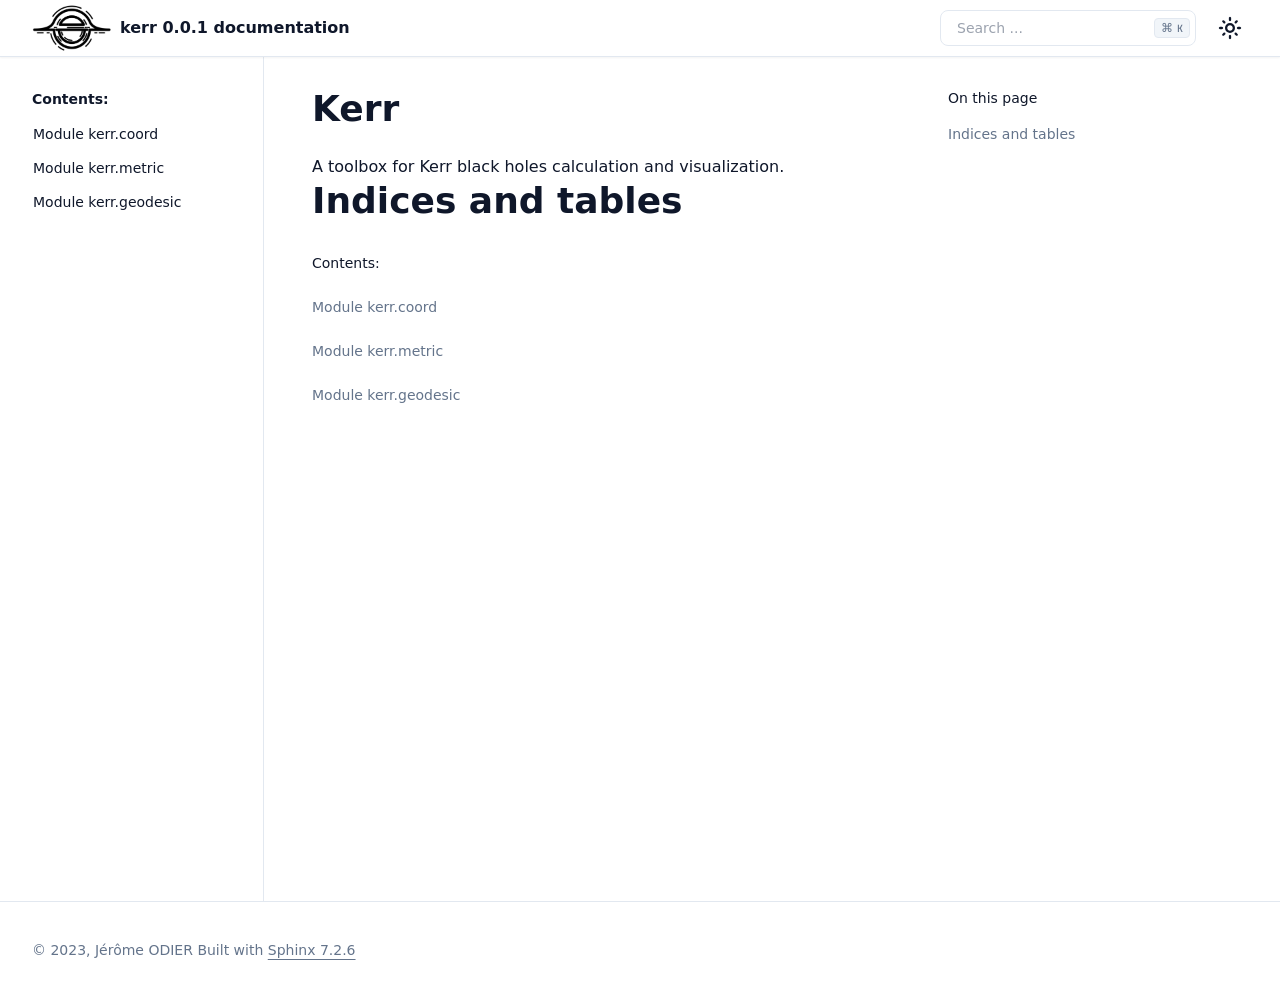
<file: docs/index.html>
<!DOCTYPE html>

<html :class="{'dark': darkMode === 'dark' || (darkMode === 'system' &amp;&amp; window.matchMedia('(prefers-color-scheme: dark)').matches)}" class="scroll-smooth" data-content_root="./" lang="en" x-data="{ darkMode: localStorage.getItem('darkMode') || localStorage.setItem('darkMode', 'system'), activeSection: '' }" x-init="$watch('darkMode', val =&gt; localStorage.setItem('darkMode', val))">
<head>
<meta content="width=device-width, initial-scale=1.0" name="viewport"/>
<meta charset="utf-8"/>
<meta content="white" media="(prefers-color-scheme: light)" name="theme-color"/>
<meta content="black" metia="(prefers-color-scheme: dark)" name="theme-color"/>
<meta content="width=device-width, initial-scale=1" name="viewport"/>
<title>Kerr | kerr 0.0.1 documentation</title>
<meta content="Kerr | kerr 0.0.1 documentation" property="og:title"/>
<meta content="Kerr | kerr 0.0.1 documentation" name="twitter:title"/>
<link href="_static/pygments.css?v=8d216cef" rel="stylesheet" type="text/css"/>
<link href="_static/theme.css?v=1c6a6288" rel="stylesheet" type="text/css"/>
<link href="_static/custom.css?v=e30c7f1e" rel="stylesheet" type="text/css"/>
<link href="search.html" rel="search" title="Search"/>
<link href="genindex.html" rel="index" title="Index"/>
<link href="kerr_coord.html" rel="next" title="Module kerr.coord"/>
<script>
    <!-- Prevent Flash of wrong theme -->
      const userPreference = localStorage.getItem('darkMode');
      let mode;
      if (userPreference === 'dark' || window.matchMedia('(prefers-color-scheme: dark)').matches) {
        mode = 'dark';
        document.documentElement.classList.add('dark');
      } else {
        mode = 'light';
      }
      if (!userPreference) {localStorage.setItem('darkMode', mode)}
    </script>
</head>
<body :class="{ 'overflow-hidden': showSidebar }" class="min-h-screen font-sans antialiased bg-background text-foreground" x-data="{ showSidebar: false }">
<div @click.self="showSidebar = false" class="fixed inset-0 z-50 overflow-hidden bg-background/80 backdrop-blur-sm" x-cloak="" x-show="showSidebar"></div><div class="relative flex flex-col min-h-screen" id="page"><a class="absolute top-0 left-0 z-[100] block bg-background p-4 text-xl transition -translate-x-full opacity-0 focus:translate-x-0 focus:opacity-100" href="#content">
      Skip to content
    </a><header class="sticky top-0 z-40 w-full border-b shadow-sm border-border supports-backdrop-blur:bg-background/60 bg-background/95 backdrop-blur"><div class="container flex items-center h-14">
<div class="hidden mr-4 md:flex">
<a class="flex items-center mr-6" href="#">
<img alt="Logo" class="mr-2 hidden dark:block" height="24" src="_static/logo_dark.png" width="24"/>
<img alt="Logo" class="mr-2 dark:hidden" height="24" src="_static/logo_light.png" width="24"/><span class="hidden font-bold sm:inline-block text-clip whitespace-nowrap">kerr 0.0.1 documentation</span>
</a></div><button @click="showSidebar = true" class="inline-flex items-center justify-center h-10 px-0 py-2 mr-2 text-base font-medium transition-colors rounded-md hover:text-accent-foreground hover:bg-transparent md:hidden" type="button">
<svg aria-hidden="true" fill="currentColor" height="24" viewbox="0 96 960 960" width="24" xmlns="http://www.w3.org/2000/svg">
<path d="M152.587 825.087q-19.152 0-32.326-13.174t-13.174-32.326q0-19.152 13.174-32.326t32.326-13.174h440q19.152 0 32.326 13.174t13.174 32.326q0 19.152-13.174 32.326t-32.326 13.174h-440Zm0-203.587q-19.152 0-32.326-13.174T107.087 576q0-19.152 13.174-32.326t32.326-13.174h320q19.152 0 32.326 13.174T518.087 576q0 19.152-13.174 32.326T472.587 621.5h-320Zm0-203.587q-19.152 0-32.326-13.174t-13.174-32.326q0-19.152 13.174-32.326t32.326-13.174h440q19.152 0 32.326 13.174t13.174 32.326q0 19.152-13.174 32.326t-32.326 13.174h-440ZM708.913 576l112.174 112.174q12.674 12.674 12.674 31.826t-12.674 31.826Q808.413 764.5 789.261 764.5t-31.826-12.674l-144-144Q600 594.391 600 576t13.435-31.826l144-144q12.674-12.674 31.826-12.674t31.826 12.674q12.674 12.674 12.674 31.826t-12.674 31.826L708.913 576Z"></path>
</svg>
<span class="sr-only">Toggle navigation menu</span>
</button>
<div class="flex items-center justify-between flex-1 space-x-2 sm:space-x-4 md:justify-end">
<div class="flex-1 w-full md:w-auto md:flex-none"><form @keydown.k.window.meta="$refs.search.focus()" action="search.html" class="relative flex items-center group" id="searchbox" method="get">
<input aria-label="Search the docs" class="inline-flex items-center font-medium transition-colors bg-transparent focus-visible:outline-none focus-visible:ring-2 focus-visible:ring-ring focus-visible:ring-offset-2 ring-offset-background border border-input hover:bg-accent focus:bg-accent hover:text-accent-foreground focus:text-accent-foreground hover:placeholder-accent-foreground py-2 px-4 relative h-9 w-full justify-start rounded-[0.5rem] text-sm text-muted-foreground sm:pr-12 md:w-40 lg:w-64" id="search-input" name="q" placeholder="Search ..." type="search" x-ref="search"/>
<kbd class="pointer-events-none absolute right-1.5 top-2 hidden h-5 select-none text-muted-foreground items-center gap-1 rounded border border-border bg-muted px-1.5 font-mono text-[10px] font-medium opacity-100 sm:flex group-hover:bg-accent group-hover:text-accent-foreground">
<span class="text-xs">⌘</span>
    K
  </kbd>
</form>
</div>
<nav class="flex items-center space-x-1">
<button @click="darkMode = darkMode === 'light' ? 'dark' : 'light'" class="relative inline-flex items-center justify-center px-0 text-sm font-medium transition-colors rounded-md hover:bg-accent hover:text-accent-foreground h-9 w-9" type="button">
<svg class="absolute transition-all scale-100 rotate-0 dark:-rotate-90 dark:scale-0" fill="currentColor" height="24" viewbox="0 96 960 960" width="24" xmlns="http://www.w3.org/2000/svg">
<path d="M480 685q45.456 0 77.228-31.772Q589 621.456 589 576q0-45.456-31.772-77.228Q525.456 467 480 467q-45.456 0-77.228 31.772Q371 530.544 371 576q0 45.456 31.772 77.228Q434.544 685 480 685Zm0 91q-83 0-141.5-58.5T280 576q0-83 58.5-141.5T480 376q83 0 141.5 58.5T680 576q0 83-58.5 141.5T480 776ZM80 621.5q-19.152 0-32.326-13.174T34.5 576q0-19.152 13.174-32.326T80 530.5h80q19.152 0 32.326 13.174T205.5 576q0 19.152-13.174 32.326T160 621.5H80Zm720 0q-19.152 0-32.326-13.174T754.5 576q0-19.152 13.174-32.326T800 530.5h80q19.152 0 32.326 13.174T925.5 576q0 19.152-13.174 32.326T880 621.5h-80Zm-320-320q-19.152 0-32.326-13.174T434.5 256v-80q0-19.152 13.174-32.326T480 130.5q19.152 0 32.326 13.174T525.5 176v80q0 19.152-13.174 32.326T480 301.5Zm0 720q-19.152 0-32.326-13.17Q434.5 995.152 434.5 976v-80q0-19.152 13.174-32.326T480 850.5q19.152 0 32.326 13.174T525.5 896v80q0 19.152-13.174 32.33-13.174 13.17-32.326 13.17ZM222.174 382.065l-43-42Q165.5 327.391 166 308.239t13.174-33.065q13.435-13.674 32.587-13.674t32.065 13.674l42.239 43q12.674 13.435 12.555 31.706-.12 18.272-12.555 31.946-12.674 13.674-31.445 13.413-18.772-.261-32.446-13.174Zm494 494.761-42.239-43q-12.674-13.435-12.674-32.087t12.674-31.565Q686.609 756.5 705.38 757q18.772.5 32.446 13.174l43 41.761Q794.5 824.609 794 843.761t-13.174 33.065Q767.391 890.5 748.239 890.5t-32.065-13.674Zm-42-494.761Q660.5 369.391 661 350.62q.5-18.772 13.174-32.446l41.761-43Q728.609 261.5 747.761 262t33.065 13.174q13.674 13.435 13.674 32.587t-13.674 32.065l-43 42.239q-13.435 12.674-31.706 12.555-18.272-.12-31.946-12.555Zm-495 494.761Q165.5 863.391 165.5 844.239t13.674-32.065l43-42.239q13.435-12.674 32.087-12.674t31.565 12.674Q299.5 782.609 299 801.38q-.5 18.772-13.174 32.446l-41.761 43Q231.391 890.5 212.239 890t-33.065-13.174ZM480 576Z"></path>
</svg>
<svg class="absolute transition-all scale-0 rotate-90 dark:rotate-0 dark:scale-100" fill="currentColor" height="24" viewbox="0 96 960 960" width="24" xmlns="http://www.w3.org/2000/svg">
<path d="M480 936q-151 0-255.5-104.5T120 576q0-138 90-239.5T440 218q25-3 39 18t-1 44q-17 26-25.5 55t-8.5 61q0 90 63 153t153 63q31 0 61.5-9t54.5-25q21-14 43-1.5t19 39.5q-14 138-117.5 229T480 936Zm0-80q88 0 158-48.5T740 681q-20 5-40 8t-40 3q-123 0-209.5-86.5T364 396q0-20 3-40t8-40q-78 32-126.5 102T200 576q0 116 82 198t198 82Zm-10-270Z"></path>
</svg>
</button>
</nav>
</div>
</div>
</header>
<div class="flex-1"><div class="container flex-1 items-start md:grid md:grid-cols-[220px_minmax(0,1fr)] md:gap-6 lg:grid-cols-[240px_minmax(0,1fr)] lg:gap-10"><aside :aria-hidden="!showSidebar" :class="{ 'translate-x-0': showSidebar }" class="fixed inset-y-0 left-0 md:top-14 z-50 md:z-30 bg-background md:bg-transparent transition-all duration-100 -translate-x-full md:translate-x-0 ml-0 p-6 md:p-0 md:-ml-2 md:h-[calc(100vh-3.5rem)] w-5/6 md:w-full shrink-0 overflow-y-auto border-r border-border md:sticky" id="left-sidebar">
<a class="!justify-start text-sm md:!hidden bg-background" href="#">
<img alt="Logo" class="mr-2 hidden dark:block" height="16" src="_static/logo_dark.png" width="16"/>
<img alt="Logo" class="mr-2 dark:hidden" height="16" src="_static/logo_light.png" width="16"/><span class="font-bold text-clip whitespace-nowrap">kerr 0.0.1 documentation</span>
</a>
<div class="relative overflow-hidden md:overflow-auto my-4 md:my-0 h-[calc(100vh-8rem)] md:h-auto">
<div class="overflow-y-auto h-full w-full relative pr-6"><nav class="table w-full min-w-full my-6 lg:my-8">
<p class="caption" role="heading"><span class="caption-text">Contents:</span></p>
<ul>
<li class="toctree-l1"><a class="reference internal" href="kerr_coord.html">Module kerr.coord</a></li>
<li class="toctree-l1"><a class="reference internal" href="kerr_metric.html">Module kerr.metric</a></li>
<li class="toctree-l1"><a class="reference internal" href="kerr_geodesic.html">Module kerr.geodesic</a></li>
</ul>
</nav>
</div>
</div>
<button @click="showSidebar = false" class="absolute md:hidden right-4 top-4 rounded-sm opacity-70 transition-opacity hover:opacity-100" type="button">
<svg class="h-4 w-4" fill="currentColor" height="24" stroke="none" viewbox="0 96 960 960" width="24" xmlns="http://www.w3.org/2000/svg">
<path d="M480 632 284 828q-11 11-28 11t-28-11q-11-11-11-28t11-28l196-196-196-196q-11-11-11-28t11-28q11-11 28-11t28 11l196 196 196-196q11-11 28-11t28 11q11 11 11 28t-11 28L536 576l196 196q11 11 11 28t-11 28q-11 11-28 11t-28-11L480 632Z"></path>
</svg>
</button>
</aside>
<main class="relative py-6 lg:gap-10 lg:py-8 xl:grid xl:grid-cols-[1fr_300px]">
<div class="w-full min-w-0 mx-auto">
<div id="content" role="main">
<section id="kerr">
<h1>Kerr<a class="headerlink" href="#kerr" title="Link to this heading">¶</a></h1>
<p>A toolbox for Kerr black holes calculation and visualization.</p>
</section>
<section id="indices-and-tables">
<h1>Indices and tables<a class="headerlink" href="#indices-and-tables" title="Link to this heading">¶</a></h1>
<div class="toctree-wrapper compound">
<p class="caption" role="heading"><span class="caption-text">Contents:</span></p>
<ul>
<li class="toctree-l1"><a class="reference internal" href="kerr_coord.html">Module kerr.coord</a></li>
<li class="toctree-l1"><a class="reference internal" href="kerr_metric.html">Module kerr.metric</a></li>
<li class="toctree-l1"><a class="reference internal" href="kerr_geodesic.html">Module kerr.geodesic</a></li>
</ul>
</div>
</section>
</div></div><aside class="hidden text-sm xl:block" id="right-sidebar">
<div class="sticky top-16 -mt-10 max-h-[calc(var(--vh)-4rem)] overflow-y-auto pt-6 space-y-2"><p class="font-medium">On this page</p>
<ul>
<li></li>
<li><a :data-current="activeSection === '#indices-and-tables'" class="reference internal" href="#indices-and-tables">Indices and tables</a></li>
</ul>
</div>
</aside>
</main>
</div>
</div><footer class="py-6 border-t border-border md:py-0">
<div class="container flex flex-col items-center justify-between gap-4 md:h-24 md:flex-row">
<div class="flex flex-col items-center gap-4 px-8 md:flex-row md:gap-2 md:px-0">
<p class="text-sm leading-loose text-center text-muted-foreground md:text-left">© 2023, Jérôme ODIER Built with <a class="font-medium underline underline-offset-4" href="https://www.sphinx-doc.org" rel="noreferrer">Sphinx 7.2.6</a></p>
</div>
</div>
</footer>
</div>
<script src="_static/documentation_options.js?v=d45e8c67"></script>
<script src="_static/doctools.js?v=888ff710"></script>
<script src="_static/sphinx_highlight.js?v=dc90522c"></script>
<script defer="defer" src="_static/theme.js?v=e8bd915e"></script>
<script src="_static/custom.js?v=834f7b4e"></script>
</body>
</html>
</file>
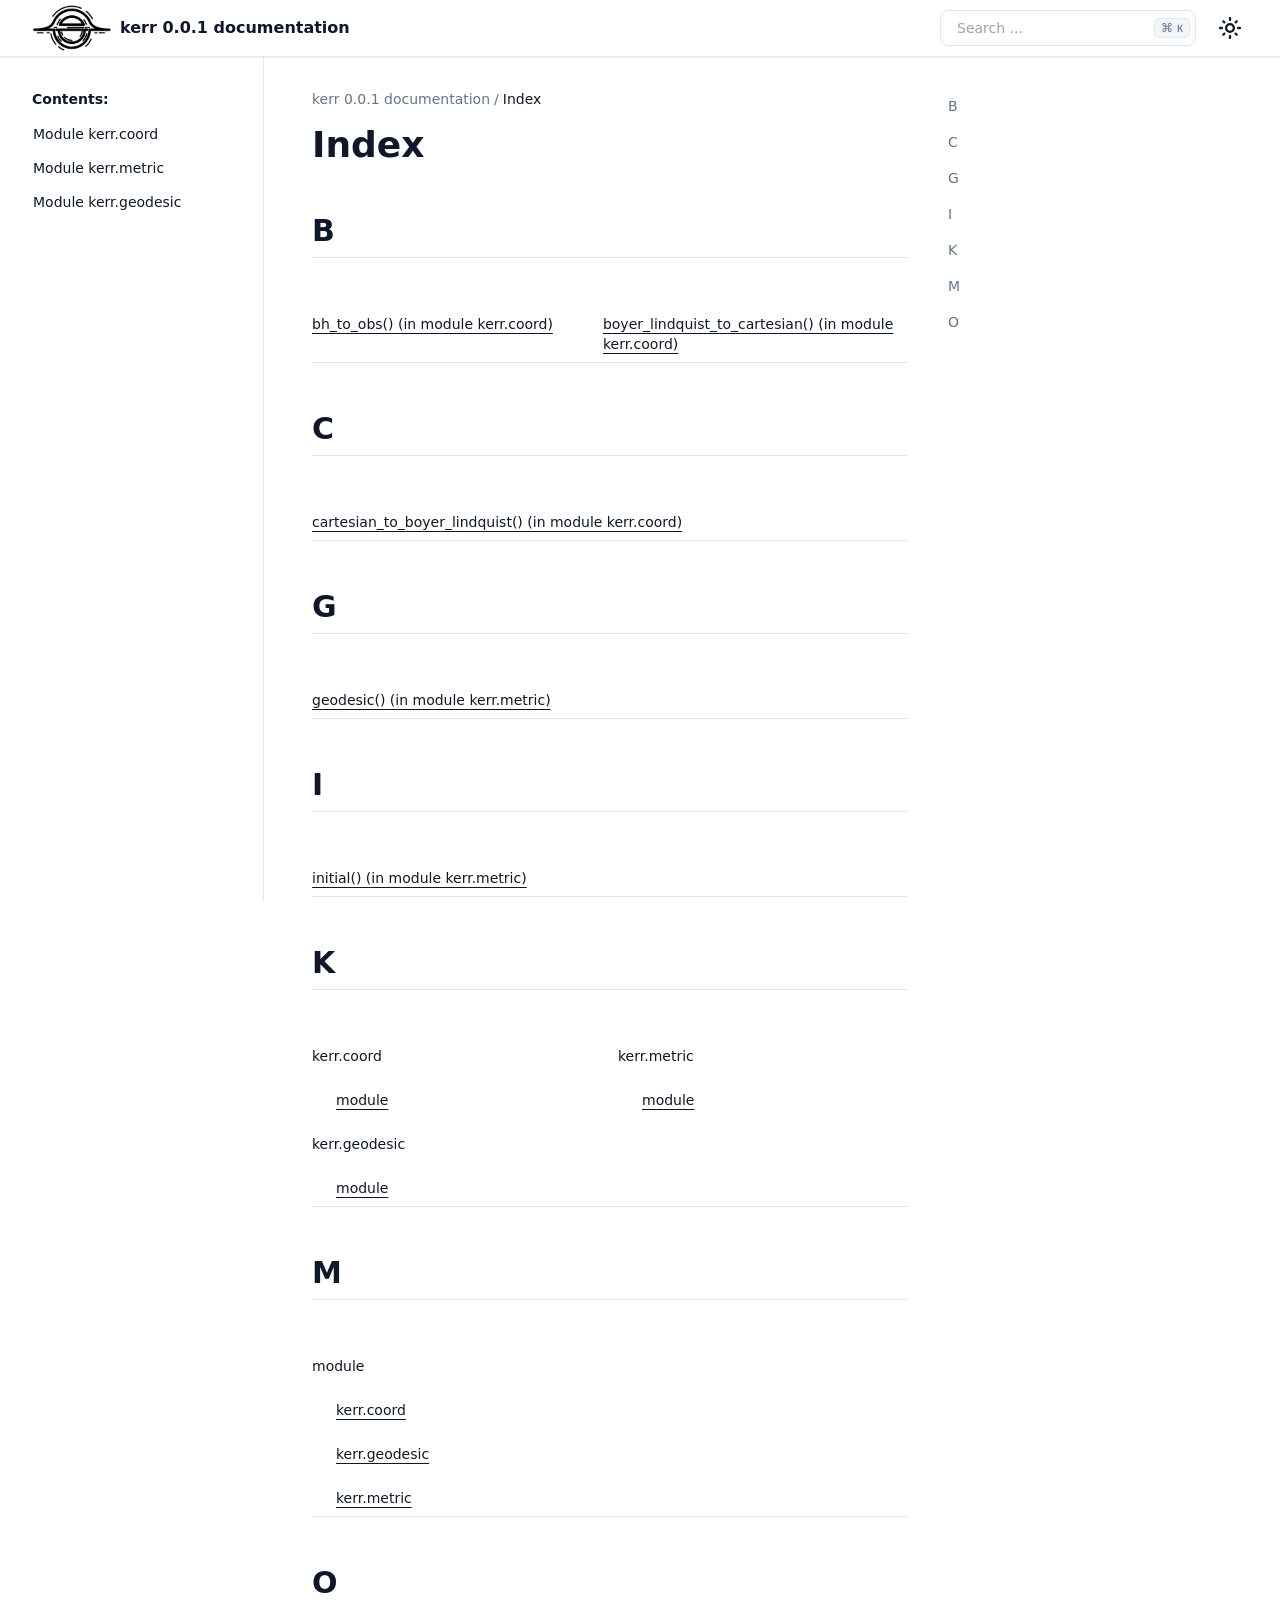
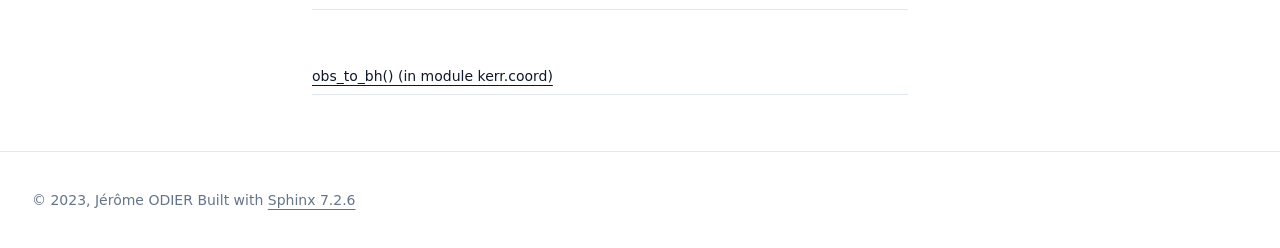
<file: docs/genindex.html>
<!DOCTYPE html>

<html :class="{'dark': darkMode === 'dark' || (darkMode === 'system' &amp;&amp; window.matchMedia('(prefers-color-scheme: dark)').matches)}" class="scroll-smooth" data-content_root="./" lang="en" x-data="{ darkMode: localStorage.getItem('darkMode') || localStorage.setItem('darkMode', 'system'), activeSection: '' }" x-init="$watch('darkMode', val =&gt; localStorage.setItem('darkMode', val))">
<head>
<meta content="width=device-width, initial-scale=1.0" name="viewport"/>
<meta charset="utf-8"/>
<meta content="white" media="(prefers-color-scheme: light)" name="theme-color"/>
<meta content="black" metia="(prefers-color-scheme: dark)" name="theme-color"/>
<title>Index | kerr 0.0.1 documentation</title>
<meta content="Index | kerr 0.0.1 documentation" property="og:title"/>
<meta content="Index | kerr 0.0.1 documentation" name="twitter:title"/>
<link href="_static/pygments.css?v=8d216cef" rel="stylesheet" type="text/css"/>
<link href="_static/theme.css?v=1c6a6288" rel="stylesheet" type="text/css"/>
<link href="_static/custom.css?v=e30c7f1e" rel="stylesheet" type="text/css"/>
<link href="search.html" rel="search" title="Search"/>
<link href="#" rel="index" title="Index"/>
<script>
    <!-- Prevent Flash of wrong theme -->
      const userPreference = localStorage.getItem('darkMode');
      let mode;
      if (userPreference === 'dark' || window.matchMedia('(prefers-color-scheme: dark)').matches) {
        mode = 'dark';
        document.documentElement.classList.add('dark');
      } else {
        mode = 'light';
      }
      if (!userPreference) {localStorage.setItem('darkMode', mode)}
    </script>
</head>
<body :class="{ 'overflow-hidden': showSidebar }" class="min-h-screen font-sans antialiased bg-background text-foreground" x-data="{ showSidebar: false }">
<div @click.self="showSidebar = false" class="fixed inset-0 z-50 overflow-hidden bg-background/80 backdrop-blur-sm" x-cloak="" x-show="showSidebar"></div><div class="relative flex flex-col min-h-screen" id="page"><a class="absolute top-0 left-0 z-[100] block bg-background p-4 text-xl transition -translate-x-full opacity-0 focus:translate-x-0 focus:opacity-100" href="#content">
      Skip to content
    </a><header class="sticky top-0 z-40 w-full border-b shadow-sm border-border supports-backdrop-blur:bg-background/60 bg-background/95 backdrop-blur"><div class="container flex items-center h-14">
<div class="hidden mr-4 md:flex">
<a class="flex items-center mr-6" href="index.html">
<img alt="Logo" class="mr-2 hidden dark:block" height="24" src="_static/logo_dark.png" width="24"/>
<img alt="Logo" class="mr-2 dark:hidden" height="24" src="_static/logo_light.png" width="24"/><span class="hidden font-bold sm:inline-block text-clip whitespace-nowrap">kerr 0.0.1 documentation</span>
</a></div><button @click="showSidebar = true" class="inline-flex items-center justify-center h-10 px-0 py-2 mr-2 text-base font-medium transition-colors rounded-md hover:text-accent-foreground hover:bg-transparent md:hidden" type="button">
<svg aria-hidden="true" fill="currentColor" height="24" viewbox="0 96 960 960" width="24" xmlns="http://www.w3.org/2000/svg">
<path d="M152.587 825.087q-19.152 0-32.326-13.174t-13.174-32.326q0-19.152 13.174-32.326t32.326-13.174h440q19.152 0 32.326 13.174t13.174 32.326q0 19.152-13.174 32.326t-32.326 13.174h-440Zm0-203.587q-19.152 0-32.326-13.174T107.087 576q0-19.152 13.174-32.326t32.326-13.174h320q19.152 0 32.326 13.174T518.087 576q0 19.152-13.174 32.326T472.587 621.5h-320Zm0-203.587q-19.152 0-32.326-13.174t-13.174-32.326q0-19.152 13.174-32.326t32.326-13.174h440q19.152 0 32.326 13.174t13.174 32.326q0 19.152-13.174 32.326t-32.326 13.174h-440ZM708.913 576l112.174 112.174q12.674 12.674 12.674 31.826t-12.674 31.826Q808.413 764.5 789.261 764.5t-31.826-12.674l-144-144Q600 594.391 600 576t13.435-31.826l144-144q12.674-12.674 31.826-12.674t31.826 12.674q12.674 12.674 12.674 31.826t-12.674 31.826L708.913 576Z"></path>
</svg>
<span class="sr-only">Toggle navigation menu</span>
</button>
<div class="flex items-center justify-between flex-1 space-x-2 sm:space-x-4 md:justify-end">
<div class="flex-1 w-full md:w-auto md:flex-none"><form @keydown.k.window.meta="$refs.search.focus()" action="search.html" class="relative flex items-center group" id="searchbox" method="get">
<input aria-label="Search the docs" class="inline-flex items-center font-medium transition-colors bg-transparent focus-visible:outline-none focus-visible:ring-2 focus-visible:ring-ring focus-visible:ring-offset-2 ring-offset-background border border-input hover:bg-accent focus:bg-accent hover:text-accent-foreground focus:text-accent-foreground hover:placeholder-accent-foreground py-2 px-4 relative h-9 w-full justify-start rounded-[0.5rem] text-sm text-muted-foreground sm:pr-12 md:w-40 lg:w-64" id="search-input" name="q" placeholder="Search ..." type="search" x-ref="search"/>
<kbd class="pointer-events-none absolute right-1.5 top-2 hidden h-5 select-none text-muted-foreground items-center gap-1 rounded border border-border bg-muted px-1.5 font-mono text-[10px] font-medium opacity-100 sm:flex group-hover:bg-accent group-hover:text-accent-foreground">
<span class="text-xs">⌘</span>
    K
  </kbd>
</form>
</div>
<nav class="flex items-center space-x-1">
<button @click="darkMode = darkMode === 'light' ? 'dark' : 'light'" class="relative inline-flex items-center justify-center px-0 text-sm font-medium transition-colors rounded-md hover:bg-accent hover:text-accent-foreground h-9 w-9" type="button">
<svg class="absolute transition-all scale-100 rotate-0 dark:-rotate-90 dark:scale-0" fill="currentColor" height="24" viewbox="0 96 960 960" width="24" xmlns="http://www.w3.org/2000/svg">
<path d="M480 685q45.456 0 77.228-31.772Q589 621.456 589 576q0-45.456-31.772-77.228Q525.456 467 480 467q-45.456 0-77.228 31.772Q371 530.544 371 576q0 45.456 31.772 77.228Q434.544 685 480 685Zm0 91q-83 0-141.5-58.5T280 576q0-83 58.5-141.5T480 376q83 0 141.5 58.5T680 576q0 83-58.5 141.5T480 776ZM80 621.5q-19.152 0-32.326-13.174T34.5 576q0-19.152 13.174-32.326T80 530.5h80q19.152 0 32.326 13.174T205.5 576q0 19.152-13.174 32.326T160 621.5H80Zm720 0q-19.152 0-32.326-13.174T754.5 576q0-19.152 13.174-32.326T800 530.5h80q19.152 0 32.326 13.174T925.5 576q0 19.152-13.174 32.326T880 621.5h-80Zm-320-320q-19.152 0-32.326-13.174T434.5 256v-80q0-19.152 13.174-32.326T480 130.5q19.152 0 32.326 13.174T525.5 176v80q0 19.152-13.174 32.326T480 301.5Zm0 720q-19.152 0-32.326-13.17Q434.5 995.152 434.5 976v-80q0-19.152 13.174-32.326T480 850.5q19.152 0 32.326 13.174T525.5 896v80q0 19.152-13.174 32.33-13.174 13.17-32.326 13.17ZM222.174 382.065l-43-42Q165.5 327.391 166 308.239t13.174-33.065q13.435-13.674 32.587-13.674t32.065 13.674l42.239 43q12.674 13.435 12.555 31.706-.12 18.272-12.555 31.946-12.674 13.674-31.445 13.413-18.772-.261-32.446-13.174Zm494 494.761-42.239-43q-12.674-13.435-12.674-32.087t12.674-31.565Q686.609 756.5 705.38 757q18.772.5 32.446 13.174l43 41.761Q794.5 824.609 794 843.761t-13.174 33.065Q767.391 890.5 748.239 890.5t-32.065-13.674Zm-42-494.761Q660.5 369.391 661 350.62q.5-18.772 13.174-32.446l41.761-43Q728.609 261.5 747.761 262t33.065 13.174q13.674 13.435 13.674 32.587t-13.674 32.065l-43 42.239q-13.435 12.674-31.706 12.555-18.272-.12-31.946-12.555Zm-495 494.761Q165.5 863.391 165.5 844.239t13.674-32.065l43-42.239q13.435-12.674 32.087-12.674t31.565 12.674Q299.5 782.609 299 801.38q-.5 18.772-13.174 32.446l-41.761 43Q231.391 890.5 212.239 890t-33.065-13.174ZM480 576Z"></path>
</svg>
<svg class="absolute transition-all scale-0 rotate-90 dark:rotate-0 dark:scale-100" fill="currentColor" height="24" viewbox="0 96 960 960" width="24" xmlns="http://www.w3.org/2000/svg">
<path d="M480 936q-151 0-255.5-104.5T120 576q0-138 90-239.5T440 218q25-3 39 18t-1 44q-17 26-25.5 55t-8.5 61q0 90 63 153t153 63q31 0 61.5-9t54.5-25q21-14 43-1.5t19 39.5q-14 138-117.5 229T480 936Zm0-80q88 0 158-48.5T740 681q-20 5-40 8t-40 3q-123 0-209.5-86.5T364 396q0-20 3-40t8-40q-78 32-126.5 102T200 576q0 116 82 198t198 82Zm-10-270Z"></path>
</svg>
</button>
</nav>
</div>
</div>
</header>
<div class="flex-1"><div class="container flex-1 items-start md:grid md:grid-cols-[220px_minmax(0,1fr)] md:gap-6 lg:grid-cols-[240px_minmax(0,1fr)] lg:gap-10"><aside :aria-hidden="!showSidebar" :class="{ 'translate-x-0': showSidebar }" class="fixed inset-y-0 left-0 md:top-14 z-50 md:z-30 bg-background md:bg-transparent transition-all duration-100 -translate-x-full md:translate-x-0 ml-0 p-6 md:p-0 md:-ml-2 md:h-[calc(100vh-3.5rem)] w-5/6 md:w-full shrink-0 overflow-y-auto border-r border-border md:sticky" id="left-sidebar">
<a class="!justify-start text-sm md:!hidden bg-background" href="index.html">
<img alt="Logo" class="mr-2 hidden dark:block" height="16" src="_static/logo_dark.png" width="16"/>
<img alt="Logo" class="mr-2 dark:hidden" height="16" src="_static/logo_light.png" width="16"/><span class="font-bold text-clip whitespace-nowrap">kerr 0.0.1 documentation</span>
</a>
<div class="relative overflow-hidden md:overflow-auto my-4 md:my-0 h-[calc(100vh-8rem)] md:h-auto">
<div class="overflow-y-auto h-full w-full relative pr-6"><nav class="table w-full min-w-full my-6 lg:my-8">
<p class="caption" role="heading"><span class="caption-text">Contents:</span></p>
<ul>
<li class="toctree-l1"><a class="reference internal" href="kerr_coord.html">Module kerr.coord</a></li>
<li class="toctree-l1"><a class="reference internal" href="kerr_metric.html">Module kerr.metric</a></li>
<li class="toctree-l1"><a class="reference internal" href="kerr_geodesic.html">Module kerr.geodesic</a></li>
</ul>
</nav>
</div>
</div>
<button @click="showSidebar = false" class="absolute md:hidden right-4 top-4 rounded-sm opacity-70 transition-opacity hover:opacity-100" type="button">
<svg class="h-4 w-4" fill="currentColor" height="24" stroke="none" viewbox="0 96 960 960" width="24" xmlns="http://www.w3.org/2000/svg">
<path d="M480 632 284 828q-11 11-28 11t-28-11q-11-11-11-28t11-28l196-196-196-196q-11-11-11-28t11-28q11-11 28-11t28 11l196 196 196-196q11-11 28-11t28 11q11 11 11 28t-11 28L536 576l196 196q11 11 11 28t-11 28q-11 11-28 11t-28-11L480 632Z"></path>
</svg>
</button>
</aside>
<main class="relative py-6 lg:gap-10 lg:py-8 xl:grid xl:grid-cols-[1fr_300px]">
<div class="w-full min-w-0 mx-auto">
<nav aria-label="breadcrumbs" class="flex items-center mb-4 space-x-1 text-sm text-muted-foreground">
<a class="overflow-hidden text-ellipsis whitespace-nowrap hover:text-foreground" href="index.html">
<span class="hidden md:inline">kerr 0.0.1 documentation</span>
<svg aria-label="Home" class="md:hidden" fill="currentColor" height="18" stroke="none" viewbox="0 96 960 960" width="18" xmlns="http://www.w3.org/2000/svg">
<path d="M240 856h120V616h240v240h120V496L480 316 240 496v360Zm-80 80V456l320-240 320 240v480H520V696h-80v240H160Zm320-350Z"></path>
</svg>
</a>
<div class="mr-1">/</div><span aria-current="page" class="font-medium text-foreground overflow-hidden text-ellipsis whitespace-nowrap">Index</span>
</nav>
<div id="content" role="main">
<h1 id="index">Index</h1>
<h2 id="B">B</h2>
<table class="indextable genindextable" style="width: 100%"><tr>
<td style="width: 33%; vertical-align: top;"><ul style="margin-left:0;list-style-type:none">
<li><a href="kerr_coord.html#kerr.coord.bh_to_obs">bh_to_obs() (in module kerr.coord)</a>
</li>
</ul></td>
<td style="width: 33%; vertical-align: top;"><ul style="margin-left:0;list-style-type:none">
<li><a href="kerr_coord.html#kerr.coord.boyer_lindquist_to_cartesian">boyer_lindquist_to_cartesian() (in module kerr.coord)</a>
</li>
</ul></td>
</tr>
</table>
<h2 id="C">C</h2>
<table class="indextable genindextable" style="width: 100%"><tr>
<td style="width: 33%; vertical-align: top;"><ul style="margin-left:0;list-style-type:none">
<li><a href="kerr_coord.html#kerr.coord.cartesian_to_boyer_lindquist">cartesian_to_boyer_lindquist() (in module kerr.coord)</a>
</li>
</ul></td>
</tr>
</table>
<h2 id="G">G</h2>
<table class="indextable genindextable" style="width: 100%"><tr>
<td style="width: 33%; vertical-align: top;"><ul style="margin-left:0;list-style-type:none">
<li><a href="kerr_metric.html#kerr.metric.geodesic">geodesic() (in module kerr.metric)</a>
</li>
</ul></td>
</tr>
</table>
<h2 id="I">I</h2>
<table class="indextable genindextable" style="width: 100%"><tr>
<td style="width: 33%; vertical-align: top;"><ul style="margin-left:0;list-style-type:none">
<li><a href="kerr_metric.html#kerr.metric.initial">initial() (in module kerr.metric)</a>
</li>
</ul></td>
</tr>
</table>
<h2 id="K">K</h2>
<table class="indextable genindextable" style="width: 100%"><tr>
<td style="width: 33%; vertical-align: top;"><ul style="margin-left:0;list-style-type:none">
<li>
    kerr.coord

      <ul style="list-style-type:none">
<li><a href="kerr_coord.html#module-kerr.coord">module</a>
</li>
</ul></li>
<li>
    kerr.geodesic

      <ul style="list-style-type:none">
<li><a href="kerr_geodesic.html#module-kerr.geodesic">module</a>
</li>
</ul></li>
</ul></td>
<td style="width: 33%; vertical-align: top;"><ul style="margin-left:0;list-style-type:none">
<li>
    kerr.metric

      <ul style="list-style-type:none">
<li><a href="kerr_metric.html#module-kerr.metric">module</a>
</li>
</ul></li>
</ul></td>
</tr>
</table>
<h2 id="M">M</h2>
<table class="indextable genindextable" style="width: 100%"><tr>
<td style="width: 33%; vertical-align: top;"><ul style="margin-left:0;list-style-type:none">
<li>
    module

      <ul style="list-style-type:none">
<li><a href="kerr_coord.html#module-kerr.coord">kerr.coord</a>
</li>
<li><a href="kerr_geodesic.html#module-kerr.geodesic">kerr.geodesic</a>
</li>
<li><a href="kerr_metric.html#module-kerr.metric">kerr.metric</a>
</li>
</ul></li>
</ul></td>
</tr>
</table>
<h2 id="O">O</h2>
<table class="indextable genindextable" style="width: 100%"><tr>
<td style="width: 33%; vertical-align: top;"><ul style="margin-left:0;list-style-type:none">
<li><a href="kerr_coord.html#kerr.coord.obs_to_bh">obs_to_bh() (in module kerr.coord)</a>
</li>
</ul></td>
</tr>
</table>
</div></div>
<aside class="hidden text-sm xl:block" id="right-sidebar">
<div class="sticky top-16 -mt-10 max-h-[calc(var(--vh)-4rem)] overflow-y-auto pt-6 space-y-2">
<a :data-current="activeSection === '#B'" class="pt-2 block text-muted-foreground no-underline transition-colors hover:text-foreground focus-visible:outline-offset-[-1px]" href="#B">B</a><a :data-current="activeSection === '#C'" class="pt-2 block text-muted-foreground no-underline transition-colors hover:text-foreground focus-visible:outline-offset-[-1px]" href="#C">C</a><a :data-current="activeSection === '#G'" class="pt-2 block text-muted-foreground no-underline transition-colors hover:text-foreground focus-visible:outline-offset-[-1px]" href="#G">G</a><a :data-current="activeSection === '#I'" class="pt-2 block text-muted-foreground no-underline transition-colors hover:text-foreground focus-visible:outline-offset-[-1px]" href="#I">I</a><a :data-current="activeSection === '#K'" class="pt-2 block text-muted-foreground no-underline transition-colors hover:text-foreground focus-visible:outline-offset-[-1px]" href="#K">K</a><a :data-current="activeSection === '#M'" class="pt-2 block text-muted-foreground no-underline transition-colors hover:text-foreground focus-visible:outline-offset-[-1px]" href="#M">M</a><a :data-current="activeSection === '#O'" class="pt-2 block text-muted-foreground no-underline transition-colors hover:text-foreground focus-visible:outline-offset-[-1px]" href="#O">O</a>
</div>
</aside>
</main>
</div>
</div><footer class="py-6 border-t border-border md:py-0">
<div class="container flex flex-col items-center justify-between gap-4 md:h-24 md:flex-row">
<div class="flex flex-col items-center gap-4 px-8 md:flex-row md:gap-2 md:px-0">
<p class="text-sm leading-loose text-center text-muted-foreground md:text-left">© 2023, Jérôme ODIER Built with <a class="font-medium underline underline-offset-4" href="https://www.sphinx-doc.org" rel="noreferrer">Sphinx 7.2.6</a></p>
</div>
</div>
</footer>
</div>
<script src="_static/documentation_options.js?v=d45e8c67"></script>
<script src="_static/doctools.js?v=888ff710"></script>
<script src="_static/sphinx_highlight.js?v=dc90522c"></script>
<script defer="defer" src="_static/theme.js?v=e8bd915e"></script>
<script src="_static/custom.js?v=834f7b4e"></script>
</body>
</html>
</file>
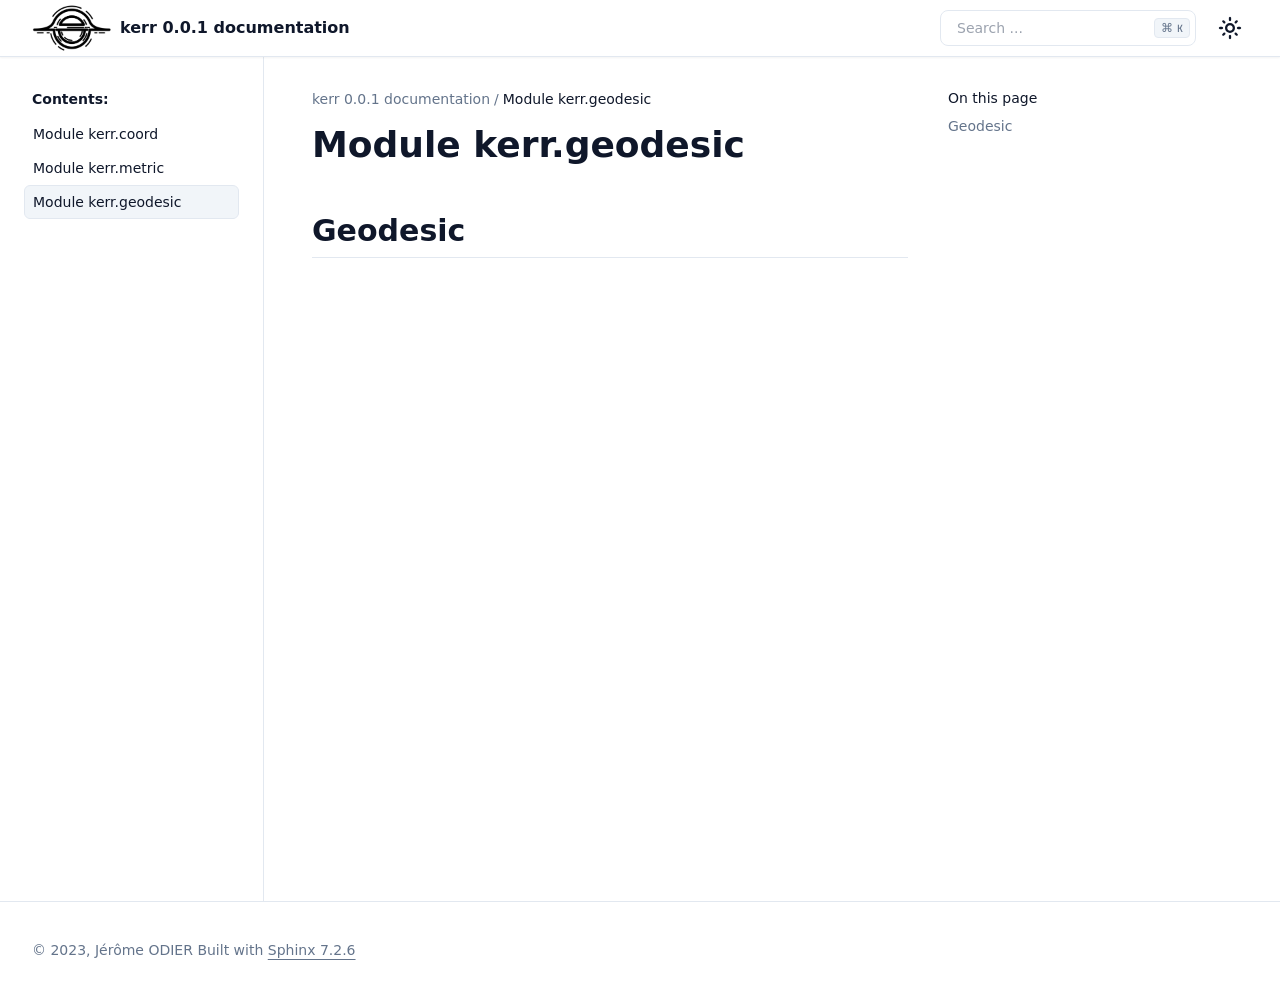
<file: docs/kerr_geodesic.html>
<!DOCTYPE html>

<html :class="{'dark': darkMode === 'dark' || (darkMode === 'system' &amp;&amp; window.matchMedia('(prefers-color-scheme: dark)').matches)}" class="scroll-smooth" data-content_root="./" lang="en" x-data="{ darkMode: localStorage.getItem('darkMode') || localStorage.setItem('darkMode', 'system'), activeSection: '' }" x-init="$watch('darkMode', val =&gt; localStorage.setItem('darkMode', val))">
<head>
<meta content="width=device-width, initial-scale=1.0" name="viewport"/>
<meta charset="utf-8"/>
<meta content="white" media="(prefers-color-scheme: light)" name="theme-color"/>
<meta content="black" metia="(prefers-color-scheme: dark)" name="theme-color"/>
<meta content="width=device-width, initial-scale=1" name="viewport"/>
<title>Module kerr.geodesic | kerr 0.0.1 documentation</title>
<meta content="Module kerr.geodesic | kerr 0.0.1 documentation" property="og:title"/>
<meta content="Module kerr.geodesic | kerr 0.0.1 documentation" name="twitter:title"/>
<link href="_static/pygments.css?v=8d216cef" rel="stylesheet" type="text/css"/>
<link href="_static/theme.css?v=1c6a6288" rel="stylesheet" type="text/css"/>
<link href="_static/custom.css?v=e30c7f1e" rel="stylesheet" type="text/css"/>
<link href="search.html" rel="search" title="Search"/>
<link href="genindex.html" rel="index" title="Index"/>
<link href="kerr_metric.html" rel="prev" title="Module kerr.metric"/>
<script>
    <!-- Prevent Flash of wrong theme -->
      const userPreference = localStorage.getItem('darkMode');
      let mode;
      if (userPreference === 'dark' || window.matchMedia('(prefers-color-scheme: dark)').matches) {
        mode = 'dark';
        document.documentElement.classList.add('dark');
      } else {
        mode = 'light';
      }
      if (!userPreference) {localStorage.setItem('darkMode', mode)}
    </script>
</head>
<body :class="{ 'overflow-hidden': showSidebar }" class="min-h-screen font-sans antialiased bg-background text-foreground" x-data="{ showSidebar: false }">
<div @click.self="showSidebar = false" class="fixed inset-0 z-50 overflow-hidden bg-background/80 backdrop-blur-sm" x-cloak="" x-show="showSidebar"></div><div class="relative flex flex-col min-h-screen" id="page"><a class="absolute top-0 left-0 z-[100] block bg-background p-4 text-xl transition -translate-x-full opacity-0 focus:translate-x-0 focus:opacity-100" href="#content">
      Skip to content
    </a><header class="sticky top-0 z-40 w-full border-b shadow-sm border-border supports-backdrop-blur:bg-background/60 bg-background/95 backdrop-blur"><div class="container flex items-center h-14">
<div class="hidden mr-4 md:flex">
<a class="flex items-center mr-6" href="index.html">
<img alt="Logo" class="mr-2 hidden dark:block" height="24" src="_static/logo_dark.png" width="24"/>
<img alt="Logo" class="mr-2 dark:hidden" height="24" src="_static/logo_light.png" width="24"/><span class="hidden font-bold sm:inline-block text-clip whitespace-nowrap">kerr 0.0.1 documentation</span>
</a></div><button @click="showSidebar = true" class="inline-flex items-center justify-center h-10 px-0 py-2 mr-2 text-base font-medium transition-colors rounded-md hover:text-accent-foreground hover:bg-transparent md:hidden" type="button">
<svg aria-hidden="true" fill="currentColor" height="24" viewbox="0 96 960 960" width="24" xmlns="http://www.w3.org/2000/svg">
<path d="M152.587 825.087q-19.152 0-32.326-13.174t-13.174-32.326q0-19.152 13.174-32.326t32.326-13.174h440q19.152 0 32.326 13.174t13.174 32.326q0 19.152-13.174 32.326t-32.326 13.174h-440Zm0-203.587q-19.152 0-32.326-13.174T107.087 576q0-19.152 13.174-32.326t32.326-13.174h320q19.152 0 32.326 13.174T518.087 576q0 19.152-13.174 32.326T472.587 621.5h-320Zm0-203.587q-19.152 0-32.326-13.174t-13.174-32.326q0-19.152 13.174-32.326t32.326-13.174h440q19.152 0 32.326 13.174t13.174 32.326q0 19.152-13.174 32.326t-32.326 13.174h-440ZM708.913 576l112.174 112.174q12.674 12.674 12.674 31.826t-12.674 31.826Q808.413 764.5 789.261 764.5t-31.826-12.674l-144-144Q600 594.391 600 576t13.435-31.826l144-144q12.674-12.674 31.826-12.674t31.826 12.674q12.674 12.674 12.674 31.826t-12.674 31.826L708.913 576Z"></path>
</svg>
<span class="sr-only">Toggle navigation menu</span>
</button>
<div class="flex items-center justify-between flex-1 space-x-2 sm:space-x-4 md:justify-end">
<div class="flex-1 w-full md:w-auto md:flex-none"><form @keydown.k.window.meta="$refs.search.focus()" action="search.html" class="relative flex items-center group" id="searchbox" method="get">
<input aria-label="Search the docs" class="inline-flex items-center font-medium transition-colors bg-transparent focus-visible:outline-none focus-visible:ring-2 focus-visible:ring-ring focus-visible:ring-offset-2 ring-offset-background border border-input hover:bg-accent focus:bg-accent hover:text-accent-foreground focus:text-accent-foreground hover:placeholder-accent-foreground py-2 px-4 relative h-9 w-full justify-start rounded-[0.5rem] text-sm text-muted-foreground sm:pr-12 md:w-40 lg:w-64" id="search-input" name="q" placeholder="Search ..." type="search" x-ref="search"/>
<kbd class="pointer-events-none absolute right-1.5 top-2 hidden h-5 select-none text-muted-foreground items-center gap-1 rounded border border-border bg-muted px-1.5 font-mono text-[10px] font-medium opacity-100 sm:flex group-hover:bg-accent group-hover:text-accent-foreground">
<span class="text-xs">⌘</span>
    K
  </kbd>
</form>
</div>
<nav class="flex items-center space-x-1">
<button @click="darkMode = darkMode === 'light' ? 'dark' : 'light'" class="relative inline-flex items-center justify-center px-0 text-sm font-medium transition-colors rounded-md hover:bg-accent hover:text-accent-foreground h-9 w-9" type="button">
<svg class="absolute transition-all scale-100 rotate-0 dark:-rotate-90 dark:scale-0" fill="currentColor" height="24" viewbox="0 96 960 960" width="24" xmlns="http://www.w3.org/2000/svg">
<path d="M480 685q45.456 0 77.228-31.772Q589 621.456 589 576q0-45.456-31.772-77.228Q525.456 467 480 467q-45.456 0-77.228 31.772Q371 530.544 371 576q0 45.456 31.772 77.228Q434.544 685 480 685Zm0 91q-83 0-141.5-58.5T280 576q0-83 58.5-141.5T480 376q83 0 141.5 58.5T680 576q0 83-58.5 141.5T480 776ZM80 621.5q-19.152 0-32.326-13.174T34.5 576q0-19.152 13.174-32.326T80 530.5h80q19.152 0 32.326 13.174T205.5 576q0 19.152-13.174 32.326T160 621.5H80Zm720 0q-19.152 0-32.326-13.174T754.5 576q0-19.152 13.174-32.326T800 530.5h80q19.152 0 32.326 13.174T925.5 576q0 19.152-13.174 32.326T880 621.5h-80Zm-320-320q-19.152 0-32.326-13.174T434.5 256v-80q0-19.152 13.174-32.326T480 130.5q19.152 0 32.326 13.174T525.5 176v80q0 19.152-13.174 32.326T480 301.5Zm0 720q-19.152 0-32.326-13.17Q434.5 995.152 434.5 976v-80q0-19.152 13.174-32.326T480 850.5q19.152 0 32.326 13.174T525.5 896v80q0 19.152-13.174 32.33-13.174 13.17-32.326 13.17ZM222.174 382.065l-43-42Q165.5 327.391 166 308.239t13.174-33.065q13.435-13.674 32.587-13.674t32.065 13.674l42.239 43q12.674 13.435 12.555 31.706-.12 18.272-12.555 31.946-12.674 13.674-31.445 13.413-18.772-.261-32.446-13.174Zm494 494.761-42.239-43q-12.674-13.435-12.674-32.087t12.674-31.565Q686.609 756.5 705.38 757q18.772.5 32.446 13.174l43 41.761Q794.5 824.609 794 843.761t-13.174 33.065Q767.391 890.5 748.239 890.5t-32.065-13.674Zm-42-494.761Q660.5 369.391 661 350.62q.5-18.772 13.174-32.446l41.761-43Q728.609 261.5 747.761 262t33.065 13.174q13.674 13.435 13.674 32.587t-13.674 32.065l-43 42.239q-13.435 12.674-31.706 12.555-18.272-.12-31.946-12.555Zm-495 494.761Q165.5 863.391 165.5 844.239t13.674-32.065l43-42.239q13.435-12.674 32.087-12.674t31.565 12.674Q299.5 782.609 299 801.38q-.5 18.772-13.174 32.446l-41.761 43Q231.391 890.5 212.239 890t-33.065-13.174ZM480 576Z"></path>
</svg>
<svg class="absolute transition-all scale-0 rotate-90 dark:rotate-0 dark:scale-100" fill="currentColor" height="24" viewbox="0 96 960 960" width="24" xmlns="http://www.w3.org/2000/svg">
<path d="M480 936q-151 0-255.5-104.5T120 576q0-138 90-239.5T440 218q25-3 39 18t-1 44q-17 26-25.5 55t-8.5 61q0 90 63 153t153 63q31 0 61.5-9t54.5-25q21-14 43-1.5t19 39.5q-14 138-117.5 229T480 936Zm0-80q88 0 158-48.5T740 681q-20 5-40 8t-40 3q-123 0-209.5-86.5T364 396q0-20 3-40t8-40q-78 32-126.5 102T200 576q0 116 82 198t198 82Zm-10-270Z"></path>
</svg>
</button>
</nav>
</div>
</div>
</header>
<div class="flex-1"><div class="container flex-1 items-start md:grid md:grid-cols-[220px_minmax(0,1fr)] md:gap-6 lg:grid-cols-[240px_minmax(0,1fr)] lg:gap-10"><aside :aria-hidden="!showSidebar" :class="{ 'translate-x-0': showSidebar }" class="fixed inset-y-0 left-0 md:top-14 z-50 md:z-30 bg-background md:bg-transparent transition-all duration-100 -translate-x-full md:translate-x-0 ml-0 p-6 md:p-0 md:-ml-2 md:h-[calc(100vh-3.5rem)] w-5/6 md:w-full shrink-0 overflow-y-auto border-r border-border md:sticky" id="left-sidebar">
<a class="!justify-start text-sm md:!hidden bg-background" href="index.html">
<img alt="Logo" class="mr-2 hidden dark:block" height="16" src="_static/logo_dark.png" width="16"/>
<img alt="Logo" class="mr-2 dark:hidden" height="16" src="_static/logo_light.png" width="16"/><span class="font-bold text-clip whitespace-nowrap">kerr 0.0.1 documentation</span>
</a>
<div class="relative overflow-hidden md:overflow-auto my-4 md:my-0 h-[calc(100vh-8rem)] md:h-auto">
<div class="overflow-y-auto h-full w-full relative pr-6"><nav class="table w-full min-w-full my-6 lg:my-8">
<p class="caption" role="heading"><span class="caption-text">Contents:</span></p>
<ul class="current">
<li class="toctree-l1"><a class="reference internal" href="kerr_coord.html">Module kerr.coord</a></li>
<li class="toctree-l1"><a class="reference internal" href="kerr_metric.html">Module kerr.metric</a></li>
<li class="toctree-l1 current"><a class="current reference internal" href="#">Module kerr.geodesic</a></li>
</ul>
</nav>
</div>
</div>
<button @click="showSidebar = false" class="absolute md:hidden right-4 top-4 rounded-sm opacity-70 transition-opacity hover:opacity-100" type="button">
<svg class="h-4 w-4" fill="currentColor" height="24" stroke="none" viewbox="0 96 960 960" width="24" xmlns="http://www.w3.org/2000/svg">
<path d="M480 632 284 828q-11 11-28 11t-28-11q-11-11-11-28t11-28l196-196-196-196q-11-11-11-28t11-28q11-11 28-11t28 11l196 196 196-196q11-11 28-11t28 11q11 11 11 28t-11 28L536 576l196 196q11 11 11 28t-11 28q-11 11-28 11t-28-11L480 632Z"></path>
</svg>
</button>
</aside>
<main class="relative py-6 lg:gap-10 lg:py-8 xl:grid xl:grid-cols-[1fr_300px]">
<div class="w-full min-w-0 mx-auto">
<nav aria-label="breadcrumbs" class="flex items-center mb-4 space-x-1 text-sm text-muted-foreground">
<a class="overflow-hidden text-ellipsis whitespace-nowrap hover:text-foreground" href="index.html">
<span class="hidden md:inline">kerr 0.0.1 documentation</span>
<svg aria-label="Home" class="md:hidden" fill="currentColor" height="18" stroke="none" viewbox="0 96 960 960" width="18" xmlns="http://www.w3.org/2000/svg">
<path d="M240 856h120V616h240v240h120V496L480 316 240 496v360Zm-80 80V456l320-240 320 240v480H520V696h-80v240H160Zm320-350Z"></path>
</svg>
</a>
<div class="mr-1">/</div><span aria-current="page" class="font-medium text-foreground overflow-hidden text-ellipsis whitespace-nowrap">Module kerr.geodesic</span>
</nav>
<div id="content" role="main">
<section id="module-kerr-geodesic">
<h1>Module kerr.geodesic<a class="headerlink" href="#module-kerr-geodesic" title="Link to this heading">¶</a></h1>
<section id="module-kerr.geodesic">
<span id="geodesic"></span><h2>Geodesic<a class="headerlink" href="#module-kerr.geodesic" title="Link to this heading" x-intersect.margin.0%.0%.-70%.0%="activeSection = '#module-kerr.geodesic'">¶</a></h2>
</section>
</section>
</div></div><aside class="hidden text-sm xl:block" id="right-sidebar">
<div class="sticky top-16 -mt-10 max-h-[calc(var(--vh)-4rem)] overflow-y-auto pt-6 space-y-2"><p class="font-medium">On this page</p>
<ul>
<li><a :data-current="activeSection === '#module-kerr.geodesic'" class="reference internal" href="#module-kerr.geodesic">Geodesic</a></li>
</ul>
</div>
</aside>
</main>
</div>
</div><footer class="py-6 border-t border-border md:py-0">
<div class="container flex flex-col items-center justify-between gap-4 md:h-24 md:flex-row">
<div class="flex flex-col items-center gap-4 px-8 md:flex-row md:gap-2 md:px-0">
<p class="text-sm leading-loose text-center text-muted-foreground md:text-left">© 2023, Jérôme ODIER Built with <a class="font-medium underline underline-offset-4" href="https://www.sphinx-doc.org" rel="noreferrer">Sphinx 7.2.6</a></p>
</div>
</div>
</footer>
</div>
<script src="_static/documentation_options.js?v=d45e8c67"></script>
<script src="_static/doctools.js?v=888ff710"></script>
<script src="_static/sphinx_highlight.js?v=dc90522c"></script>
<script defer="defer" src="_static/theme.js?v=e8bd915e"></script>
<script src="_static/custom.js?v=834f7b4e"></script>
</body>
</html>
</file>
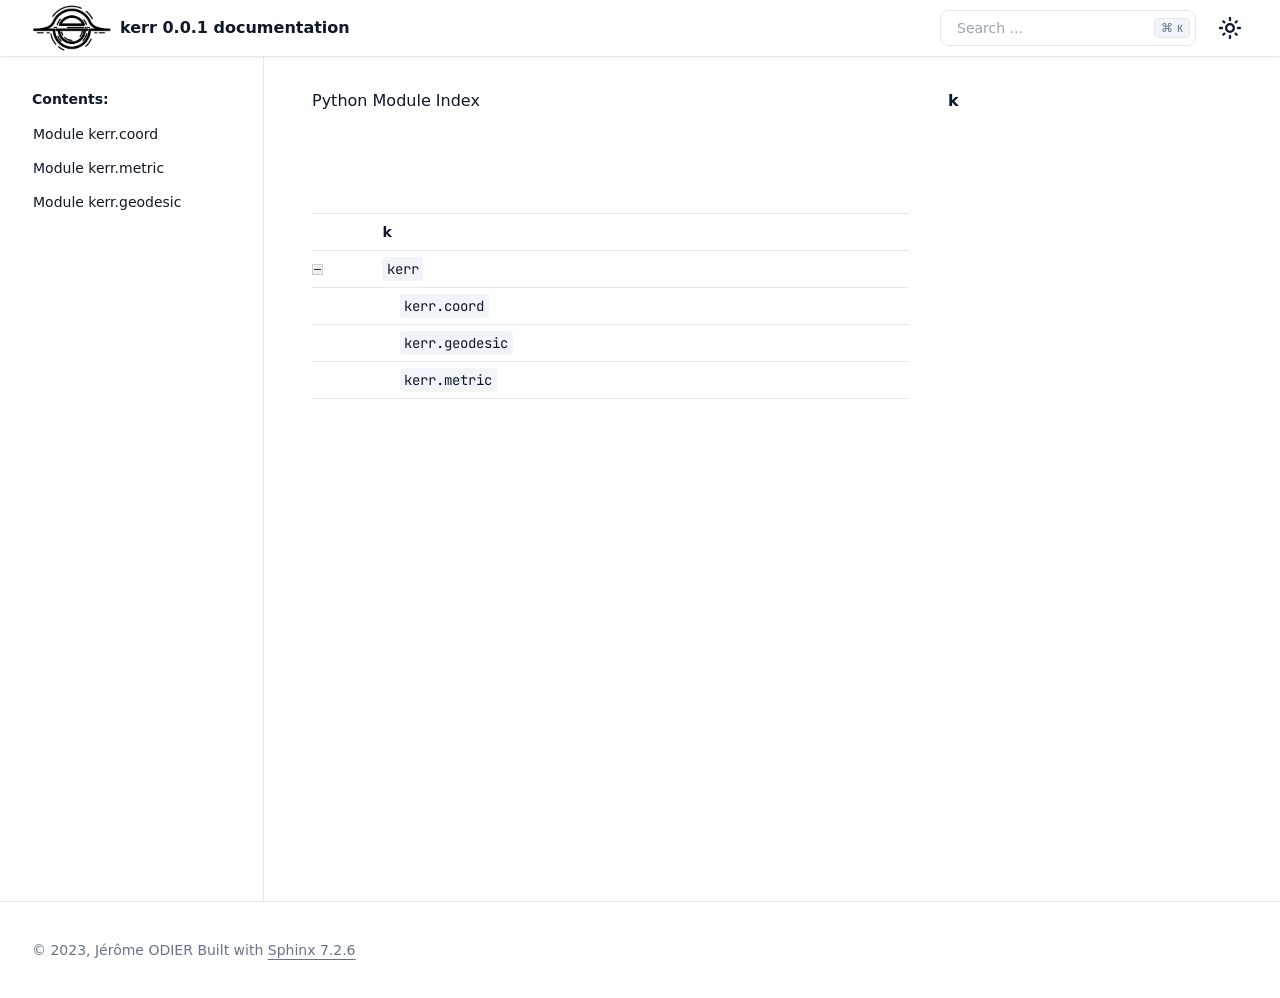
<file: docs/py-modindex.html>
<!DOCTYPE html>

<html :class="{'dark': darkMode === 'dark' || (darkMode === 'system' &amp;&amp; window.matchMedia('(prefers-color-scheme: dark)').matches)}" class="scroll-smooth" data-content_root="./" lang="en" x-data="{ darkMode: localStorage.getItem('darkMode') || localStorage.setItem('darkMode', 'system'), activeSection: '' }" x-init="$watch('darkMode', val =&gt; localStorage.setItem('darkMode', val))">
<head>
<meta content="width=device-width, initial-scale=1.0" name="viewport"/>
<meta charset="utf-8"/>
<meta content="white" media="(prefers-color-scheme: light)" name="theme-color"/>
<meta content="black" metia="(prefers-color-scheme: dark)" name="theme-color"/>
<title>Python Module Index | kerr 0.0.1 documentation</title>
<meta content="Python Module Index | kerr 0.0.1 documentation" property="og:title"/>
<meta content="Python Module Index | kerr 0.0.1 documentation" name="twitter:title"/>
<link href="_static/pygments.css?v=8d216cef" rel="stylesheet" type="text/css"/>
<link href="_static/theme.css?v=1c6a6288" rel="stylesheet" type="text/css"/>
<link href="_static/custom.css?v=e30c7f1e" rel="stylesheet" type="text/css"/>
<link href="search.html" rel="search" title="Search"/>
<link href="genindex.html" rel="index" title="Index"/>
<script>
    <!-- Prevent Flash of wrong theme -->
      const userPreference = localStorage.getItem('darkMode');
      let mode;
      if (userPreference === 'dark' || window.matchMedia('(prefers-color-scheme: dark)').matches) {
        mode = 'dark';
        document.documentElement.classList.add('dark');
      } else {
        mode = 'light';
      }
      if (!userPreference) {localStorage.setItem('darkMode', mode)}
    </script>
</head>
<body :class="{ 'overflow-hidden': showSidebar }" class="min-h-screen font-sans antialiased bg-background text-foreground" x-data="{ showSidebar: false }">
<div @click.self="showSidebar = false" class="fixed inset-0 z-50 overflow-hidden bg-background/80 backdrop-blur-sm" x-cloak="" x-show="showSidebar"></div><div class="relative flex flex-col min-h-screen" id="page"><a class="absolute top-0 left-0 z-[100] block bg-background p-4 text-xl transition -translate-x-full opacity-0 focus:translate-x-0 focus:opacity-100" href="#content">
      Skip to content
    </a><header class="sticky top-0 z-40 w-full border-b shadow-sm border-border supports-backdrop-blur:bg-background/60 bg-background/95 backdrop-blur"><div class="container flex items-center h-14">
<div class="hidden mr-4 md:flex">
<a class="flex items-center mr-6" href="index.html">
<img alt="Logo" class="mr-2 hidden dark:block" height="24" src="_static/logo_dark.png" width="24"/>
<img alt="Logo" class="mr-2 dark:hidden" height="24" src="_static/logo_light.png" width="24"/><span class="hidden font-bold sm:inline-block text-clip whitespace-nowrap">kerr 0.0.1 documentation</span>
</a></div><button @click="showSidebar = true" class="inline-flex items-center justify-center h-10 px-0 py-2 mr-2 text-base font-medium transition-colors rounded-md hover:text-accent-foreground hover:bg-transparent md:hidden" type="button">
<svg aria-hidden="true" fill="currentColor" height="24" viewbox="0 96 960 960" width="24" xmlns="http://www.w3.org/2000/svg">
<path d="M152.587 825.087q-19.152 0-32.326-13.174t-13.174-32.326q0-19.152 13.174-32.326t32.326-13.174h440q19.152 0 32.326 13.174t13.174 32.326q0 19.152-13.174 32.326t-32.326 13.174h-440Zm0-203.587q-19.152 0-32.326-13.174T107.087 576q0-19.152 13.174-32.326t32.326-13.174h320q19.152 0 32.326 13.174T518.087 576q0 19.152-13.174 32.326T472.587 621.5h-320Zm0-203.587q-19.152 0-32.326-13.174t-13.174-32.326q0-19.152 13.174-32.326t32.326-13.174h440q19.152 0 32.326 13.174t13.174 32.326q0 19.152-13.174 32.326t-32.326 13.174h-440ZM708.913 576l112.174 112.174q12.674 12.674 12.674 31.826t-12.674 31.826Q808.413 764.5 789.261 764.5t-31.826-12.674l-144-144Q600 594.391 600 576t13.435-31.826l144-144q12.674-12.674 31.826-12.674t31.826 12.674q12.674 12.674 12.674 31.826t-12.674 31.826L708.913 576Z"></path>
</svg>
<span class="sr-only">Toggle navigation menu</span>
</button>
<div class="flex items-center justify-between flex-1 space-x-2 sm:space-x-4 md:justify-end">
<div class="flex-1 w-full md:w-auto md:flex-none"><form @keydown.k.window.meta="$refs.search.focus()" action="search.html" class="relative flex items-center group" id="searchbox" method="get">
<input aria-label="Search the docs" class="inline-flex items-center font-medium transition-colors bg-transparent focus-visible:outline-none focus-visible:ring-2 focus-visible:ring-ring focus-visible:ring-offset-2 ring-offset-background border border-input hover:bg-accent focus:bg-accent hover:text-accent-foreground focus:text-accent-foreground hover:placeholder-accent-foreground py-2 px-4 relative h-9 w-full justify-start rounded-[0.5rem] text-sm text-muted-foreground sm:pr-12 md:w-40 lg:w-64" id="search-input" name="q" placeholder="Search ..." type="search" x-ref="search"/>
<kbd class="pointer-events-none absolute right-1.5 top-2 hidden h-5 select-none text-muted-foreground items-center gap-1 rounded border border-border bg-muted px-1.5 font-mono text-[10px] font-medium opacity-100 sm:flex group-hover:bg-accent group-hover:text-accent-foreground">
<span class="text-xs">⌘</span>
    K
  </kbd>
</form>
</div>
<nav class="flex items-center space-x-1">
<button @click="darkMode = darkMode === 'light' ? 'dark' : 'light'" class="relative inline-flex items-center justify-center px-0 text-sm font-medium transition-colors rounded-md hover:bg-accent hover:text-accent-foreground h-9 w-9" type="button">
<svg class="absolute transition-all scale-100 rotate-0 dark:-rotate-90 dark:scale-0" fill="currentColor" height="24" viewbox="0 96 960 960" width="24" xmlns="http://www.w3.org/2000/svg">
<path d="M480 685q45.456 0 77.228-31.772Q589 621.456 589 576q0-45.456-31.772-77.228Q525.456 467 480 467q-45.456 0-77.228 31.772Q371 530.544 371 576q0 45.456 31.772 77.228Q434.544 685 480 685Zm0 91q-83 0-141.5-58.5T280 576q0-83 58.5-141.5T480 376q83 0 141.5 58.5T680 576q0 83-58.5 141.5T480 776ZM80 621.5q-19.152 0-32.326-13.174T34.5 576q0-19.152 13.174-32.326T80 530.5h80q19.152 0 32.326 13.174T205.5 576q0 19.152-13.174 32.326T160 621.5H80Zm720 0q-19.152 0-32.326-13.174T754.5 576q0-19.152 13.174-32.326T800 530.5h80q19.152 0 32.326 13.174T925.5 576q0 19.152-13.174 32.326T880 621.5h-80Zm-320-320q-19.152 0-32.326-13.174T434.5 256v-80q0-19.152 13.174-32.326T480 130.5q19.152 0 32.326 13.174T525.5 176v80q0 19.152-13.174 32.326T480 301.5Zm0 720q-19.152 0-32.326-13.17Q434.5 995.152 434.5 976v-80q0-19.152 13.174-32.326T480 850.5q19.152 0 32.326 13.174T525.5 896v80q0 19.152-13.174 32.33-13.174 13.17-32.326 13.17ZM222.174 382.065l-43-42Q165.5 327.391 166 308.239t13.174-33.065q13.435-13.674 32.587-13.674t32.065 13.674l42.239 43q12.674 13.435 12.555 31.706-.12 18.272-12.555 31.946-12.674 13.674-31.445 13.413-18.772-.261-32.446-13.174Zm494 494.761-42.239-43q-12.674-13.435-12.674-32.087t12.674-31.565Q686.609 756.5 705.38 757q18.772.5 32.446 13.174l43 41.761Q794.5 824.609 794 843.761t-13.174 33.065Q767.391 890.5 748.239 890.5t-32.065-13.674Zm-42-494.761Q660.5 369.391 661 350.62q.5-18.772 13.174-32.446l41.761-43Q728.609 261.5 747.761 262t33.065 13.174q13.674 13.435 13.674 32.587t-13.674 32.065l-43 42.239q-13.435 12.674-31.706 12.555-18.272-.12-31.946-12.555Zm-495 494.761Q165.5 863.391 165.5 844.239t13.674-32.065l43-42.239q13.435-12.674 32.087-12.674t31.565 12.674Q299.5 782.609 299 801.38q-.5 18.772-13.174 32.446l-41.761 43Q231.391 890.5 212.239 890t-33.065-13.174ZM480 576Z"></path>
</svg>
<svg class="absolute transition-all scale-0 rotate-90 dark:rotate-0 dark:scale-100" fill="currentColor" height="24" viewbox="0 96 960 960" width="24" xmlns="http://www.w3.org/2000/svg">
<path d="M480 936q-151 0-255.5-104.5T120 576q0-138 90-239.5T440 218q25-3 39 18t-1 44q-17 26-25.5 55t-8.5 61q0 90 63 153t153 63q31 0 61.5-9t54.5-25q21-14 43-1.5t19 39.5q-14 138-117.5 229T480 936Zm0-80q88 0 158-48.5T740 681q-20 5-40 8t-40 3q-123 0-209.5-86.5T364 396q0-20 3-40t8-40q-78 32-126.5 102T200 576q0 116 82 198t198 82Zm-10-270Z"></path>
</svg>
</button>
</nav>
</div>
</div>
</header>
<div class="flex-1"><div class="container flex-1 items-start md:grid md:grid-cols-[220px_minmax(0,1fr)] md:gap-6 lg:grid-cols-[240px_minmax(0,1fr)] lg:gap-10"><aside :aria-hidden="!showSidebar" :class="{ 'translate-x-0': showSidebar }" class="fixed inset-y-0 left-0 md:top-14 z-50 md:z-30 bg-background md:bg-transparent transition-all duration-100 -translate-x-full md:translate-x-0 ml-0 p-6 md:p-0 md:-ml-2 md:h-[calc(100vh-3.5rem)] w-5/6 md:w-full shrink-0 overflow-y-auto border-r border-border md:sticky" id="left-sidebar">
<a class="!justify-start text-sm md:!hidden bg-background" href="index.html">
<img alt="Logo" class="mr-2 hidden dark:block" height="16" src="_static/logo_dark.png" width="16"/>
<img alt="Logo" class="mr-2 dark:hidden" height="16" src="_static/logo_light.png" width="16"/><span class="font-bold text-clip whitespace-nowrap">kerr 0.0.1 documentation</span>
</a>
<div class="relative overflow-hidden md:overflow-auto my-4 md:my-0 h-[calc(100vh-8rem)] md:h-auto">
<div class="overflow-y-auto h-full w-full relative pr-6"><nav class="table w-full min-w-full my-6 lg:my-8">
<p class="caption" role="heading"><span class="caption-text">Contents:</span></p>
<ul>
<li class="toctree-l1"><a class="reference internal" href="kerr_coord.html">Module kerr.coord</a></li>
<li class="toctree-l1"><a class="reference internal" href="kerr_metric.html">Module kerr.metric</a></li>
<li class="toctree-l1"><a class="reference internal" href="kerr_geodesic.html">Module kerr.geodesic</a></li>
</ul>
</nav>
</div>
</div>
<button @click="showSidebar = false" class="absolute md:hidden right-4 top-4 rounded-sm opacity-70 transition-opacity hover:opacity-100" type="button">
<svg class="h-4 w-4" fill="currentColor" height="24" stroke="none" viewbox="0 96 960 960" width="24" xmlns="http://www.w3.org/2000/svg">
<path d="M480 632 284 828q-11 11-28 11t-28-11q-11-11-11-28t11-28l196-196-196-196q-11-11-11-28t11-28q11-11 28-11t28 11l196 196 196-196q11-11 28-11t28 11q11 11 11 28t-11 28L536 576l196 196q11 11 11 28t-11 28q-11 11-28 11t-28-11L480 632Z"></path>
</svg>
</button>
</aside>
<main class="relative py-6 lg:gap-10 lg:py-8 xl:grid xl:grid-cols-[1fr_300px]">
<h1>Python Module Index</h1>
<div class="modindex-jumpbox">
<a href="#cap-k"><strong>k</strong></a>
</div>
<table class="indextable modindextable">
<tr class="pcap"><td></td><td> </td><td></td></tr>
<tr class="cap" id="cap-k"><td></td><td>
<strong>k</strong></td><td></td></tr>
<tr>
<td><img alt="-" class="toggler" id="toggle-1" src="_static/minus.png" style="display: none"/></td>
<td>
<code class="xref">kerr</code></td><td>
<em></em></td></tr>
<tr class="cg-1">
<td></td>
<td>   
       <a href="kerr_coord.html#module-kerr.coord"><code class="xref">kerr.coord</code></a></td><td>
<em></em></td></tr>
<tr class="cg-1">
<td></td>
<td>   
       <a href="kerr_geodesic.html#module-kerr.geodesic"><code class="xref">kerr.geodesic</code></a></td><td>
<em></em></td></tr>
<tr class="cg-1">
<td></td>
<td>   
       <a href="kerr_metric.html#module-kerr.metric"><code class="xref">kerr.metric</code></a></td><td>
<em></em></td></tr>
</table>
</main>
</div>
</div><footer class="py-6 border-t border-border md:py-0">
<div class="container flex flex-col items-center justify-between gap-4 md:h-24 md:flex-row">
<div class="flex flex-col items-center gap-4 px-8 md:flex-row md:gap-2 md:px-0">
<p class="text-sm leading-loose text-center text-muted-foreground md:text-left">© 2023, Jérôme ODIER Built with <a class="font-medium underline underline-offset-4" href="https://www.sphinx-doc.org" rel="noreferrer">Sphinx 7.2.6</a></p>
</div>
</div>
</footer>
</div>
<script src="_static/documentation_options.js?v=d45e8c67"></script>
<script src="_static/doctools.js?v=888ff710"></script>
<script src="_static/sphinx_highlight.js?v=dc90522c"></script>
<script defer="defer" src="_static/theme.js?v=e8bd915e"></script>
<script src="_static/custom.js?v=834f7b4e"></script>
</body>
</html>
</file>
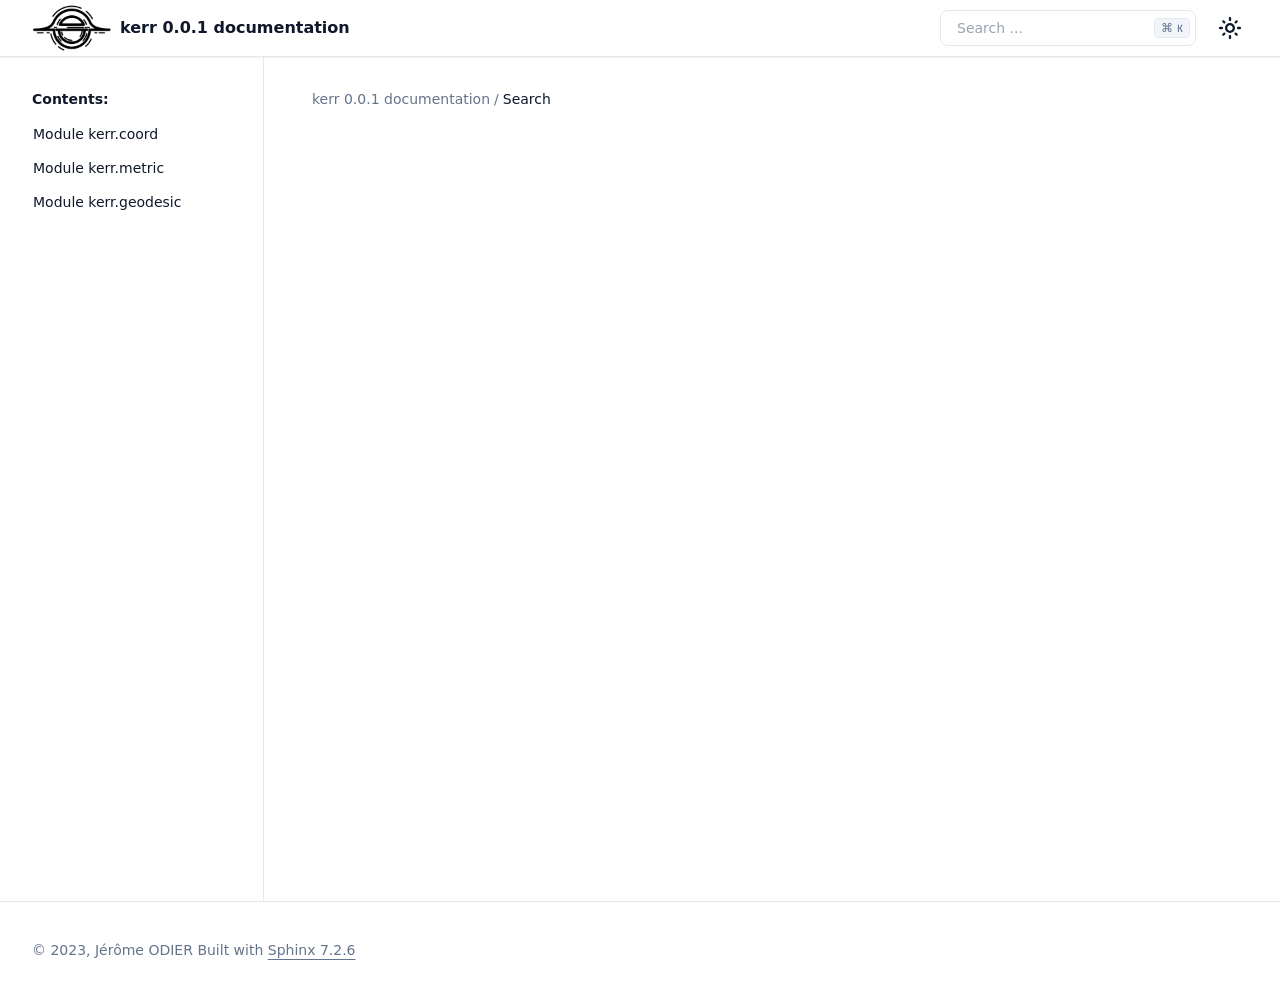
<file: docs/search.html>
<!DOCTYPE html>

<html :class="{'dark': darkMode === 'dark' || (darkMode === 'system' &amp;&amp; window.matchMedia('(prefers-color-scheme: dark)').matches)}" class="scroll-smooth" data-content_root="./" lang="en" x-data="{ darkMode: localStorage.getItem('darkMode') || localStorage.setItem('darkMode', 'system'), activeSection: '' }" x-init="$watch('darkMode', val =&gt; localStorage.setItem('darkMode', val))">
<head>
<meta content="width=device-width, initial-scale=1.0" name="viewport"/>
<meta charset="utf-8"/>
<meta content="white" media="(prefers-color-scheme: light)" name="theme-color"/>
<meta content="black" metia="(prefers-color-scheme: dark)" name="theme-color"/>
<title>Search | kerr 0.0.1 documentation</title>
<meta content="Search | kerr 0.0.1 documentation" property="og:title"/>
<meta content="Search | kerr 0.0.1 documentation" name="twitter:title"/>
<link href="_static/pygments.css?v=8d216cef" rel="stylesheet" type="text/css"/>
<link href="_static/theme.css?v=1c6a6288" rel="stylesheet" type="text/css"/>
<link href="_static/custom.css?v=e30c7f1e" rel="stylesheet" type="text/css"/>
<link href="#" rel="search" title="Search"/>
<link href="genindex.html" rel="index" title="Index"/>
<script>
    <!-- Prevent Flash of wrong theme -->
      const userPreference = localStorage.getItem('darkMode');
      let mode;
      if (userPreference === 'dark' || window.matchMedia('(prefers-color-scheme: dark)').matches) {
        mode = 'dark';
        document.documentElement.classList.add('dark');
      } else {
        mode = 'light';
      }
      if (!userPreference) {localStorage.setItem('darkMode', mode)}
    </script>
</head>
<body :class="{ 'overflow-hidden': showSidebar }" class="min-h-screen font-sans antialiased bg-background text-foreground" x-data="{ showSidebar: false }">
<div @click.self="showSidebar = false" class="fixed inset-0 z-50 overflow-hidden bg-background/80 backdrop-blur-sm" x-cloak="" x-show="showSidebar"></div><div class="relative flex flex-col min-h-screen" id="page"><a class="absolute top-0 left-0 z-[100] block bg-background p-4 text-xl transition -translate-x-full opacity-0 focus:translate-x-0 focus:opacity-100" href="#content">
      Skip to content
    </a><header class="sticky top-0 z-40 w-full border-b shadow-sm border-border supports-backdrop-blur:bg-background/60 bg-background/95 backdrop-blur"><div class="container flex items-center h-14">
<div class="hidden mr-4 md:flex">
<a class="flex items-center mr-6" href="index.html">
<img alt="Logo" class="mr-2 hidden dark:block" height="24" src="_static/logo_dark.png" width="24"/>
<img alt="Logo" class="mr-2 dark:hidden" height="24" src="_static/logo_light.png" width="24"/><span class="hidden font-bold sm:inline-block text-clip whitespace-nowrap">kerr 0.0.1 documentation</span>
</a></div><button @click="showSidebar = true" class="inline-flex items-center justify-center h-10 px-0 py-2 mr-2 text-base font-medium transition-colors rounded-md hover:text-accent-foreground hover:bg-transparent md:hidden" type="button">
<svg aria-hidden="true" fill="currentColor" height="24" viewbox="0 96 960 960" width="24" xmlns="http://www.w3.org/2000/svg">
<path d="M152.587 825.087q-19.152 0-32.326-13.174t-13.174-32.326q0-19.152 13.174-32.326t32.326-13.174h440q19.152 0 32.326 13.174t13.174 32.326q0 19.152-13.174 32.326t-32.326 13.174h-440Zm0-203.587q-19.152 0-32.326-13.174T107.087 576q0-19.152 13.174-32.326t32.326-13.174h320q19.152 0 32.326 13.174T518.087 576q0 19.152-13.174 32.326T472.587 621.5h-320Zm0-203.587q-19.152 0-32.326-13.174t-13.174-32.326q0-19.152 13.174-32.326t32.326-13.174h440q19.152 0 32.326 13.174t13.174 32.326q0 19.152-13.174 32.326t-32.326 13.174h-440ZM708.913 576l112.174 112.174q12.674 12.674 12.674 31.826t-12.674 31.826Q808.413 764.5 789.261 764.5t-31.826-12.674l-144-144Q600 594.391 600 576t13.435-31.826l144-144q12.674-12.674 31.826-12.674t31.826 12.674q12.674 12.674 12.674 31.826t-12.674 31.826L708.913 576Z"></path>
</svg>
<span class="sr-only">Toggle navigation menu</span>
</button>
<div class="flex items-center justify-between flex-1 space-x-2 sm:space-x-4 md:justify-end">
<div class="flex-1 w-full md:w-auto md:flex-none"><form @keydown.k.window.meta="$refs.search.focus()" action="#" class="relative flex items-center group" id="searchbox" method="get">
<input aria-label="Search the docs" class="inline-flex items-center font-medium transition-colors bg-transparent focus-visible:outline-none focus-visible:ring-2 focus-visible:ring-ring focus-visible:ring-offset-2 ring-offset-background border border-input hover:bg-accent focus:bg-accent hover:text-accent-foreground focus:text-accent-foreground hover:placeholder-accent-foreground py-2 px-4 relative h-9 w-full justify-start rounded-[0.5rem] text-sm text-muted-foreground sm:pr-12 md:w-40 lg:w-64" id="search-input" name="q" placeholder="Search ..." type="search" x-ref="search"/>
<kbd class="pointer-events-none absolute right-1.5 top-2 hidden h-5 select-none text-muted-foreground items-center gap-1 rounded border border-border bg-muted px-1.5 font-mono text-[10px] font-medium opacity-100 sm:flex group-hover:bg-accent group-hover:text-accent-foreground">
<span class="text-xs">⌘</span>
    K
  </kbd>
</form>
</div>
<nav class="flex items-center space-x-1">
<button @click="darkMode = darkMode === 'light' ? 'dark' : 'light'" class="relative inline-flex items-center justify-center px-0 text-sm font-medium transition-colors rounded-md hover:bg-accent hover:text-accent-foreground h-9 w-9" type="button">
<svg class="absolute transition-all scale-100 rotate-0 dark:-rotate-90 dark:scale-0" fill="currentColor" height="24" viewbox="0 96 960 960" width="24" xmlns="http://www.w3.org/2000/svg">
<path d="M480 685q45.456 0 77.228-31.772Q589 621.456 589 576q0-45.456-31.772-77.228Q525.456 467 480 467q-45.456 0-77.228 31.772Q371 530.544 371 576q0 45.456 31.772 77.228Q434.544 685 480 685Zm0 91q-83 0-141.5-58.5T280 576q0-83 58.5-141.5T480 376q83 0 141.5 58.5T680 576q0 83-58.5 141.5T480 776ZM80 621.5q-19.152 0-32.326-13.174T34.5 576q0-19.152 13.174-32.326T80 530.5h80q19.152 0 32.326 13.174T205.5 576q0 19.152-13.174 32.326T160 621.5H80Zm720 0q-19.152 0-32.326-13.174T754.5 576q0-19.152 13.174-32.326T800 530.5h80q19.152 0 32.326 13.174T925.5 576q0 19.152-13.174 32.326T880 621.5h-80Zm-320-320q-19.152 0-32.326-13.174T434.5 256v-80q0-19.152 13.174-32.326T480 130.5q19.152 0 32.326 13.174T525.5 176v80q0 19.152-13.174 32.326T480 301.5Zm0 720q-19.152 0-32.326-13.17Q434.5 995.152 434.5 976v-80q0-19.152 13.174-32.326T480 850.5q19.152 0 32.326 13.174T525.5 896v80q0 19.152-13.174 32.33-13.174 13.17-32.326 13.17ZM222.174 382.065l-43-42Q165.5 327.391 166 308.239t13.174-33.065q13.435-13.674 32.587-13.674t32.065 13.674l42.239 43q12.674 13.435 12.555 31.706-.12 18.272-12.555 31.946-12.674 13.674-31.445 13.413-18.772-.261-32.446-13.174Zm494 494.761-42.239-43q-12.674-13.435-12.674-32.087t12.674-31.565Q686.609 756.5 705.38 757q18.772.5 32.446 13.174l43 41.761Q794.5 824.609 794 843.761t-13.174 33.065Q767.391 890.5 748.239 890.5t-32.065-13.674Zm-42-494.761Q660.5 369.391 661 350.62q.5-18.772 13.174-32.446l41.761-43Q728.609 261.5 747.761 262t33.065 13.174q13.674 13.435 13.674 32.587t-13.674 32.065l-43 42.239q-13.435 12.674-31.706 12.555-18.272-.12-31.946-12.555Zm-495 494.761Q165.5 863.391 165.5 844.239t13.674-32.065l43-42.239q13.435-12.674 32.087-12.674t31.565 12.674Q299.5 782.609 299 801.38q-.5 18.772-13.174 32.446l-41.761 43Q231.391 890.5 212.239 890t-33.065-13.174ZM480 576Z"></path>
</svg>
<svg class="absolute transition-all scale-0 rotate-90 dark:rotate-0 dark:scale-100" fill="currentColor" height="24" viewbox="0 96 960 960" width="24" xmlns="http://www.w3.org/2000/svg">
<path d="M480 936q-151 0-255.5-104.5T120 576q0-138 90-239.5T440 218q25-3 39 18t-1 44q-17 26-25.5 55t-8.5 61q0 90 63 153t153 63q31 0 61.5-9t54.5-25q21-14 43-1.5t19 39.5q-14 138-117.5 229T480 936Zm0-80q88 0 158-48.5T740 681q-20 5-40 8t-40 3q-123 0-209.5-86.5T364 396q0-20 3-40t8-40q-78 32-126.5 102T200 576q0 116 82 198t198 82Zm-10-270Z"></path>
</svg>
</button>
</nav>
</div>
</div>
</header>
<div class="flex-1"><div class="container flex-1 items-start md:grid md:grid-cols-[220px_minmax(0,1fr)] md:gap-6 lg:grid-cols-[240px_minmax(0,1fr)] lg:gap-10"><aside :aria-hidden="!showSidebar" :class="{ 'translate-x-0': showSidebar }" class="fixed inset-y-0 left-0 md:top-14 z-50 md:z-30 bg-background md:bg-transparent transition-all duration-100 -translate-x-full md:translate-x-0 ml-0 p-6 md:p-0 md:-ml-2 md:h-[calc(100vh-3.5rem)] w-5/6 md:w-full shrink-0 overflow-y-auto border-r border-border md:sticky" id="left-sidebar">
<a class="!justify-start text-sm md:!hidden bg-background" href="index.html">
<img alt="Logo" class="mr-2 hidden dark:block" height="16" src="_static/logo_dark.png" width="16"/>
<img alt="Logo" class="mr-2 dark:hidden" height="16" src="_static/logo_light.png" width="16"/><span class="font-bold text-clip whitespace-nowrap">kerr 0.0.1 documentation</span>
</a>
<div class="relative overflow-hidden md:overflow-auto my-4 md:my-0 h-[calc(100vh-8rem)] md:h-auto">
<div class="overflow-y-auto h-full w-full relative pr-6"><nav class="table w-full min-w-full my-6 lg:my-8">
<p class="caption" role="heading"><span class="caption-text">Contents:</span></p>
<ul>
<li class="toctree-l1"><a class="reference internal" href="kerr_coord.html">Module kerr.coord</a></li>
<li class="toctree-l1"><a class="reference internal" href="kerr_metric.html">Module kerr.metric</a></li>
<li class="toctree-l1"><a class="reference internal" href="kerr_geodesic.html">Module kerr.geodesic</a></li>
</ul>
</nav>
</div>
</div>
<button @click="showSidebar = false" class="absolute md:hidden right-4 top-4 rounded-sm opacity-70 transition-opacity hover:opacity-100" type="button">
<svg class="h-4 w-4" fill="currentColor" height="24" stroke="none" viewbox="0 96 960 960" width="24" xmlns="http://www.w3.org/2000/svg">
<path d="M480 632 284 828q-11 11-28 11t-28-11q-11-11-11-28t11-28l196-196-196-196q-11-11-11-28t11-28q11-11 28-11t28 11l196 196 196-196q11-11 28-11t28 11q11 11 11 28t-11 28L536 576l196 196q11 11 11 28t-11 28q-11 11-28 11t-28-11L480 632Z"></path>
</svg>
</button>
</aside>
<main class="relative py-6 lg:gap-10 lg:py-8 xl:grid xl:grid-cols-[1fr_300px]">
<div class="w-full min-w-0 mx-auto">
<nav aria-label="breadcrumbs" class="flex items-center mb-4 space-x-1 text-sm text-muted-foreground">
<a class="overflow-hidden text-ellipsis whitespace-nowrap hover:text-foreground" href="index.html">
<span class="hidden md:inline">kerr 0.0.1 documentation</span>
<svg aria-label="Home" class="md:hidden" fill="currentColor" height="18" stroke="none" viewbox="0 96 960 960" width="18" xmlns="http://www.w3.org/2000/svg">
<path d="M240 856h120V616h240v240h120V496L480 316 240 496v360Zm-80 80V456l320-240 320 240v480H520V696h-80v240H160Zm320-350Z"></path>
</svg>
</a>
<div class="mr-1">/</div><span aria-current="page" class="font-medium text-foreground overflow-hidden text-ellipsis whitespace-nowrap">Search</span>
</nav>
<div id="content" role="main">
<div class="my-8 text-sm text-red-700" id="fallback">
<script>document.querySelector("#fallback").style.display = "none"</script>Please activate Javascript to enable searching the documentation.</div>
<div id="search-results"></div>
</div>
</div>
</main>
</div>
</div><footer class="py-6 border-t border-border md:py-0">
<div class="container flex flex-col items-center justify-between gap-4 md:h-24 md:flex-row">
<div class="flex flex-col items-center gap-4 px-8 md:flex-row md:gap-2 md:px-0">
<p class="text-sm leading-loose text-center text-muted-foreground md:text-left">© 2023, Jérôme ODIER Built with <a class="font-medium underline underline-offset-4" href="https://www.sphinx-doc.org" rel="noreferrer">Sphinx 7.2.6</a></p>
</div>
</div>
</footer>
</div>
<script src="_static/documentation_options.js?v=d45e8c67"></script>
<script src="_static/doctools.js?v=888ff710"></script>
<script src="_static/sphinx_highlight.js?v=dc90522c"></script>
<script defer="defer" src="_static/theme.js?v=e8bd915e"></script>
<script src="_static/custom.js?v=834f7b4e"></script>
<script defer="" src="_static/searchtools.js"></script>
<script defer="" src="_static/language_data.js"></script>
<script defer="" src="searchindex.js"></script>
</body>
</html>
</file>
<file: docs/_static/pygments.css>
pre { line-height: 125%; }
td.linenos .normal { color: inherit; background-color: transparent; padding-left: 5px; padding-right: 5px; }
span.linenos { color: inherit; background-color: transparent; padding-left: 5px; padding-right: 5px; }
td.linenos .special { color: #000000; background-color: #ffffc0; padding-left: 5px; padding-right: 5px; }
span.linenos.special { color: #000000; background-color: #ffffc0; padding-left: 5px; padding-right: 5px; }
.highlight .hll { background-color: #ffffcc }
.highlight { background: #ffffff; }
.highlight .c { font-style: italic } /* Comment */
.highlight .err { border: 1px solid #FF0000 } /* Error */
.highlight .k { font-weight: bold } /* Keyword */
.highlight .ch { font-style: italic } /* Comment.Hashbang */
.highlight .cm { font-style: italic } /* Comment.Multiline */
.highlight .cpf { font-style: italic } /* Comment.PreprocFile */
.highlight .c1 { font-style: italic } /* Comment.Single */
.highlight .cs { font-style: italic } /* Comment.Special */
.highlight .ge { font-style: italic } /* Generic.Emph */
.highlight .ges { font-weight: bold; font-style: italic } /* Generic.EmphStrong */
.highlight .gh { font-weight: bold } /* Generic.Heading */
.highlight .gp { font-weight: bold } /* Generic.Prompt */
.highlight .gs { font-weight: bold } /* Generic.Strong */
.highlight .gu { font-weight: bold } /* Generic.Subheading */
.highlight .kc { font-weight: bold } /* Keyword.Constant */
.highlight .kd { font-weight: bold } /* Keyword.Declaration */
.highlight .kn { font-weight: bold } /* Keyword.Namespace */
.highlight .kr { font-weight: bold } /* Keyword.Reserved */
.highlight .s { font-style: italic } /* Literal.String */
.highlight .nc { font-weight: bold } /* Name.Class */
.highlight .ni { font-weight: bold } /* Name.Entity */
.highlight .ne { font-weight: bold } /* Name.Exception */
.highlight .nn { font-weight: bold } /* Name.Namespace */
.highlight .nt { font-weight: bold } /* Name.Tag */
.highlight .ow { font-weight: bold } /* Operator.Word */
.highlight .sa { font-style: italic } /* Literal.String.Affix */
.highlight .sb { font-style: italic } /* Literal.String.Backtick */
.highlight .sc { font-style: italic } /* Literal.String.Char */
.highlight .dl { font-style: italic } /* Literal.String.Delimiter */
.highlight .sd { font-style: italic } /* Literal.String.Doc */
.highlight .s2 { font-style: italic } /* Literal.String.Double */
.highlight .se { font-weight: bold; font-style: italic } /* Literal.String.Escape */
.highlight .sh { font-style: italic } /* Literal.String.Heredoc */
.highlight .si { font-weight: bold; font-style: italic } /* Literal.String.Interpol */
.highlight .sx { font-style: italic } /* Literal.String.Other */
.highlight .sr { font-style: italic } /* Literal.String.Regex */
.highlight .s1 { font-style: italic } /* Literal.String.Single */
.highlight .ss { font-style: italic } /* Literal.String.Symbol */
</file>
<file: docs/_static/theme.css>
@font-face{font-display:swap;font-family:JetBrains Mono;font-style:italic;font-weight:400;src:url(2a472f0334546ace60b3.woff2) format("woff2"),url(f509ddf49c74ded8c0ee.woff) format("woff")}
@font-face{font-display:swap;font-family:JetBrains Mono;font-style:normal;font-weight:400;src:url(4163112e566ed7697acf.woff2) format("woff2"),url(6c1a3008005254946aef.woff) format("woff")}
@font-face{font-display:swap;font-family:JetBrains Mono;font-style:italic;font-weight:500;src:url(c10c163dd1c289f11c49.woff2) format("woff2"),url(5b12b1b913a1d0348fc6.woff) format("woff")}
@font-face{font-display:swap;font-family:JetBrains Mono;font-style:normal;font-weight:500;src:url(0ff19efc74e94c856af0.woff2) format("woff2"),url(26400cae88e50682937d.woff) format("woff")}
@font-face{font-display:swap;font-family:JetBrains Mono;font-style:italic;font-weight:700;src:url(aef37e2fab43d03531cd.woff2) format("woff2"),url(b8546ea1646db8ea9c7f.woff) format("woff")}
@font-face{font-display:swap;font-family:JetBrains Mono;font-style:normal;font-weight:700;src:url(f4604891b5f1fc1bdbe5.woff2) format("woff2"),url(3925889378745d0382d0.woff) format("woff")}
/*! tailwindcss v3.3.5 | MIT License | https://tailwindcss.com*/*,:after,:before{border:0 solid #e5e7eb;box-sizing:border-box}:after,:before{--tw-content:""}html{-webkit-text-size-adjust:100%;font-feature-settings:normal;font-family:ui-sans-serif,system-ui,-apple-system,Segoe UI,Roboto,Ubuntu,Cantarell,Noto Sans,sans-serif,BlinkMacSystemFont,Helvetica Neue,Arial,Apple Color Emoji,Segoe UI Emoji,Segoe UI Symbol,Noto Color Emoji;font-variation-settings:normal;line-height:1.5;-moz-tab-size:4;-o-tab-size:4;tab-size:4}body{line-height:inherit;margin:0}hr{border-top-width:1px;color:inherit;height:0}abbr:where([title]){text-decoration:underline;-webkit-text-decoration:underline dotted;text-decoration:underline dotted}h1,h2,h3,h4,h5,h6{font-size:inherit;font-weight:inherit}a{color:inherit;text-decoration:inherit}b,strong{font-weight:bolder}code,kbd,pre,samp{font-family:JetBrains\ Mono,ui-monospace,SFMono-Regular,Menlo,Monaco,Consolas,Liberation Mono,Courier New,monospace;font-size:1em}small{font-size:80%}sub,sup{font-size:75%;line-height:0;position:relative;vertical-align:baseline}sub{bottom:-.25em}sup{top:-.5em}table{border-collapse:collapse;border-color:inherit;text-indent:0}button,input,optgroup,select,textarea{font-feature-settings:inherit;color:inherit;font-family:inherit;font-size:100%;font-variation-settings:inherit;font-weight:inherit;line-height:inherit;margin:0;padding:0}button,select{text-transform:none}[type=button],[type=reset],[type=submit],button{-webkit-appearance:button;background-color:transparent;background-image:none}:-moz-focusring{outline:auto}:-moz-ui-invalid{box-shadow:none}progress{vertical-align:baseline}::-webkit-inner-spin-button,::-webkit-outer-spin-button{height:auto}[type=search]{-webkit-appearance:textfield;outline-offset:-2px}::-webkit-search-decoration{-webkit-appearance:none}::-webkit-file-upload-button{-webkit-appearance:button;font:inherit}summary{display:list-item}blockquote,dd,dl,figure,h1,h2,h3,h4,h5,h6,hr,p,pre{margin:0}fieldset{margin:0}fieldset,legend{padding:0}menu,ol,ul{list-style:none;margin:0;padding:0}dialog{padding:0}textarea{resize:vertical}input::-moz-placeholder,textarea::-moz-placeholder{color:#9ca3af;opacity:1}input::placeholder,textarea::placeholder{color:#9ca3af;opacity:1}[role=button],button{cursor:pointer}:disabled{cursor:default}audio,canvas,embed,iframe,img,object,svg,video{display:block;vertical-align:middle}img,video{height:auto;max-width:100%}[hidden]{display:none}:root{--background:0 0% 100%;--foreground:222.2 47.4% 11.2%;--muted:210 40% 96.1%;--muted-foreground:215.4 16.3% 46.9%;--popover:0 0% 100%;--popover-foreground:222.2 47.4% 11.2%;--border:214.3 31.8% 91.4%;--input:214.3 31.8% 91.4%;--card:0 0% 100%;--card-foreground:222.2 47.4% 11.2%;--primary:222.2 47.4% 11.2%;--primary-foreground:210 40% 98%;--secondary:210 40% 96.1%;--secondary-foreground:222.2 47.4% 11.2%;--accent:210 40% 96.1%;--accent-foreground:222.2 47.4% 11.2%;--destructive:0 100% 50%;--destructive-foreground:210 40% 98%;--ring:215 20.2% 65.1%;--radius:0.5rem}.dark{--background:224 71% 4%;--foreground:213 31% 91%;--muted:223 47% 11%;--muted-foreground:215.4 16.3% 56.9%;--accent:216 34% 17%;--accent-foreground:210 40% 98%;--popover:224 71% 4%;--popover-foreground:215 20.2% 65.1%;--border:216 34% 17%;--input:216 34% 17%;--card:224 71% 4%;--card-foreground:213 31% 91%;--primary:210 40% 98%;--primary-foreground:222.2 47.4% 1.2%;--secondary:222.2 47.4% 11.2%;--secondary-foreground:210 40% 98%;--destructive:0 63% 31%;--destructive-foreground:210 40% 98%;--ring:216 34% 17%;--radius:0.5rem}*,:after,:before{--tw-border-spacing-x:0;--tw-border-spacing-y:0;--tw-translate-x:0;--tw-translate-y:0;--tw-rotate:0;--tw-skew-x:0;--tw-skew-y:0;--tw-scale-x:1;--tw-scale-y:1;--tw-pan-x: ;--tw-pan-y: ;--tw-pinch-zoom: ;--tw-scroll-snap-strictness:proximity;--tw-gradient-from-position: ;--tw-gradient-via-position: ;--tw-gradient-to-position: ;--tw-ordinal: ;--tw-slashed-zero: ;--tw-numeric-figure: ;--tw-numeric-spacing: ;--tw-numeric-fraction: ;--tw-ring-inset: ;--tw-ring-offset-width:0px;--tw-ring-offset-color:#fff;--tw-ring-color:rgba(59,130,246,.5);--tw-ring-offset-shadow:0 0 transparent;--tw-ring-shadow:0 0 transparent;--tw-shadow:0 0 transparent;--tw-shadow-colored:0 0 transparent;--tw-blur: ;--tw-brightness: ;--tw-contrast: ;--tw-grayscale: ;--tw-hue-rotate: ;--tw-invert: ;--tw-saturate: ;--tw-sepia: ;--tw-drop-shadow: ;--tw-backdrop-blur: ;--tw-backdrop-brightness: ;--tw-backdrop-contrast: ;--tw-backdrop-grayscale: ;--tw-backdrop-hue-rotate: ;--tw-backdrop-invert: ;--tw-backdrop-opacity: ;--tw-backdrop-saturate: ;--tw-backdrop-sepia: }::backdrop{--tw-border-spacing-x:0;--tw-border-spacing-y:0;--tw-translate-x:0;--tw-translate-y:0;--tw-rotate:0;--tw-skew-x:0;--tw-skew-y:0;--tw-scale-x:1;--tw-scale-y:1;--tw-pan-x: ;--tw-pan-y: ;--tw-pinch-zoom: ;--tw-scroll-snap-strictness:proximity;--tw-gradient-from-position: ;--tw-gradient-via-position: ;--tw-gradient-to-position: ;--tw-ordinal: ;--tw-slashed-zero: ;--tw-numeric-figure: ;--tw-numeric-spacing: ;--tw-numeric-fraction: ;--tw-ring-inset: ;--tw-ring-offset-width:0px;--tw-ring-offset-color:#fff;--tw-ring-color:rgba(59,130,246,.5);--tw-ring-offset-shadow:0 0 transparent;--tw-ring-shadow:0 0 transparent;--tw-shadow:0 0 transparent;--tw-shadow-colored:0 0 transparent;--tw-blur: ;--tw-brightness: ;--tw-contrast: ;--tw-grayscale: ;--tw-hue-rotate: ;--tw-invert: ;--tw-saturate: ;--tw-sepia: ;--tw-drop-shadow: ;--tw-backdrop-blur: ;--tw-backdrop-brightness: ;--tw-backdrop-contrast: ;--tw-backdrop-grayscale: ;--tw-backdrop-hue-rotate: ;--tw-backdrop-invert: ;--tw-backdrop-opacity: ;--tw-backdrop-saturate: ;--tw-backdrop-sepia: }.container{margin-left:auto;margin-right:auto;padding-left:2rem;padding-right:2rem;width:100%}@media (min-width:1400px){.container{max-width:1400px}}#content svg{display:inline}#content hr{border-color:#e2e8f0;border-color:hsl(var(--border));margin-bottom:1rem;margin-top:1rem}@media (min-width:768px){#content hr{margin-bottom:1.5rem;margin-top:1.5rem}}#content h1{font-size:2.25rem;font-weight:700;line-height:2.5rem;margin-bottom:.5rem}#content h2{border-bottom-width:1px;border-color:#e2e8f0;border-color:hsl(var(--border));font-size:1.875rem;font-weight:600;line-height:2.25rem;margin-top:3rem;padding-bottom:.5rem}#content h3{font-size:1.5rem;font-weight:600;line-height:2rem;margin-top:2rem}#content .rubric,#content h4{font-size:1.25rem;font-weight:600;line-height:1.75rem;margin-top:2rem}#content section{scroll-margin:5rem}#content section>p{line-height:1.75rem;margin-top:1.5rem}#content section>p.rubric,#content section>p:first-child{margin-top:0}#content section>p.lead{color:#64748b;color:hsl(var(--muted-foreground));font-size:1.125rem;line-height:1.75rem}#content .centered{text-align:center}#content a:not(.toc-backref){color:#0f172a;color:hsl(var(--primary));font-weight:500;text-decoration-line:underline;text-decoration-thickness:from-font;text-underline-offset:4px}#content ul:not(.search){list-style-type:disc;margin-left:1.5rem;margin-top:1.5rem}#content ul:not(.search) p,#content ul:not(.search)>li{margin-top:1.5rem}#content ul:not(.search) ul{margin-top:0}#content ol{list-style-type:decimal;margin-left:1.5rem;margin-top:1.5rem}#content ol ::marker{font-weight:500}#content ol::marker{font-weight:500}#content ol p,#content ol>li{margin-top:1.5rem}#content ol ol{margin-top:0}#content dl{margin-top:1.5rem}#content dl dt:not(.sig){font-weight:500;margin-top:1.5rem}#content dl dt:not(.sig):first-child{margin-bottom:0;margin-top:0}#content dl dd{margin-left:1.5rem}#content dl p{margin-bottom:.5rem;margin-top:.5rem}#content .align-center{margin-left:auto;margin-right:auto;text-align:center}#content .align-right{margin-left:auto;text-align:right}#content img{margin-top:1.5rem}#content figure img{display:inline-block}#content figcaption{color:#64748b;color:hsl(var(--muted-foreground));font-size:.875rem;line-height:1.25rem;margin-bottom:3rem}#content figcaption>*{margin-top:1rem}blockquote{border-left-width:2px;font-style:italic;margin-bottom:1.5rem;margin-top:1.5rem;padding-left:1.5rem}blockquote .attribution{font-style:normal;margin-top:.5rem}table{font-size:.875rem;line-height:1.25rem;margin-bottom:1.5rem;margin-top:1.5rem;width:100%}table caption{color:#64748b;color:hsl(var(--muted-foreground));margin-bottom:1.5rem;text-align:left}table thead{border-bottom-width:1px;border-color:#e2e8f0;border-color:hsl(var(--border))}table th{font-weight:500;padding-bottom:.5rem;padding-left:.5rem;text-align:left}table th:first-child{padding-left:0}.dark table th{font-weight:600}table tbody tr{border-bottom-width:1px;border-color:#e2e8f0;border-color:hsl(var(--border))}table tbody td{padding:.5rem}table tbody td:first-child{padding-left:0}.footnote>.label{float:left;padding-right:.5rem}.footnote>:not(.label){margin-bottom:1.5rem;margin-left:2rem;margin-top:1.5rem}.footnote .footnote-reference,.footnote [role=doc-backlink]{text-decoration-line:none!important}.admonition{background-color:#fff;background-color:hsl(var(--background));border-color:#e2e8f0;border-color:hsl(var(--border));border-radius:.5rem;border-radius:var(--radius);border-width:1px;color:#0f172a;color:hsl(var(--foreground));font-size:.875rem;line-height:1.25rem;margin-bottom:1.5rem;margin-top:1.5rem;padding:1rem}.admonition p:not(.admonition-title){margin-top:.5rem}.admonition .admonition-title{margin-top:0!important}.admonition-title{font-weight:500}.dark .admonition-title{font-weight:600;letter-spacing:.025em}.note{--tw-border-opacity:1;--tw-bg-opacity:1;--tw-text-opacity:1;background-color:#f0f9ff;background-color:rgba(240,249,255,var(--tw-bg-opacity));border-color:#0284c7;border-color:rgba(2,132,199,var(--tw-border-opacity));color:#0c4a6e;color:rgba(12,74,110,var(--tw-text-opacity))}.dark .note{--tw-text-opacity:1;background-color:rgba(96,165,250,.15);color:#e0f2fe;color:rgba(224,242,254,var(--tw-text-opacity))}.hint,.tip{--tw-border-opacity:1;--tw-bg-opacity:1;--tw-text-opacity:1;background-color:#f0fdf4;background-color:rgba(240,253,244,var(--tw-bg-opacity));border-color:#16a34a;border-color:rgba(22,163,74,var(--tw-border-opacity));color:#14532d;color:rgba(20,83,45,var(--tw-text-opacity))}.dark .hint,.dark .tip{--tw-text-opacity:1;background-color:rgba(74,222,128,.15);color:#dcfce7;color:rgba(220,252,231,var(--tw-text-opacity))}.danger,.error{--tw-border-opacity:1;--tw-bg-opacity:1;--tw-text-opacity:1;background-color:#fef2f2;background-color:rgba(254,242,242,var(--tw-bg-opacity));border-color:#dc2626;border-color:rgba(220,38,38,var(--tw-border-opacity));color:#7f1d1d;color:rgba(127,29,29,var(--tw-text-opacity))}.dark .danger,.dark .error{--tw-text-opacity:1;background-color:hsla(0,91%,71%,.15);color:#fee2e2;color:rgba(254,226,226,var(--tw-text-opacity))}.attention,.caution,.important,.warning{--tw-border-opacity:1;--tw-bg-opacity:1;--tw-text-opacity:1;background-color:#fefce8;background-color:rgba(254,252,232,var(--tw-bg-opacity));border-color:#ca8a04;border-color:rgba(202,138,4,var(--tw-border-opacity));color:#713f12;color:rgba(113,63,18,var(--tw-text-opacity))}.dark .attention,.dark .caution,.dark .important,.dark .warning{--tw-text-opacity:1;background-color:rgba(250,204,21,.15);color:#fef9c3;color:rgba(254,249,195,var(--tw-text-opacity))}div.versionadded{--tw-border-opacity:1;border-color:#16a34a;border-color:rgba(22,163,74,var(--tw-border-opacity));border-left-width:3px;font-size:.875rem;line-height:1.25rem;margin-top:1rem;padding:.25rem 1rem}div.versionadded p{margin-top:0!important}div.versionadded p:last-child{margin-bottom:0!important}div.versionadded .versionmodified{--tw-text-opacity:1;color:#14532d;color:rgba(20,83,45,var(--tw-text-opacity));font-weight:500}.dark div.versionadded .versionmodified{--tw-text-opacity:1;color:#22c55e;color:rgba(34,197,94,var(--tw-text-opacity));letter-spacing:.025em}div.versionchanged{--tw-border-opacity:1;border-color:#ca8a04;border-color:rgba(202,138,4,var(--tw-border-opacity));border-left-width:3px;font-size:.875rem;line-height:1.25rem;margin-top:1rem;padding:.25rem 1rem}div.versionchanged p{margin-top:0!important}div.versionchanged p:last-child{margin-bottom:0!important}div.versionchanged .versionmodified{--tw-text-opacity:1;color:#713f12;color:rgba(113,63,18,var(--tw-text-opacity));font-weight:500}.dark div.versionchanged .versionmodified{--tw-text-opacity:1;color:#eab308;color:rgba(234,179,8,var(--tw-text-opacity));letter-spacing:.025em}div.deprecated{--tw-border-opacity:1;border-color:#dc2626;border-color:rgba(220,38,38,var(--tw-border-opacity));border-left-width:3px;font-size:.875rem;line-height:1.25rem;margin-top:1rem;padding:.25rem 1rem}div.deprecated p{margin-top:0!important}div.deprecated p:last-child{margin-bottom:0!important}div.deprecated .versionmodified{--tw-text-opacity:1;color:#7f1d1d;color:rgba(127,29,29,var(--tw-text-opacity));font-weight:500}.dark div.deprecated .versionmodified{--tw-text-opacity:1;color:#f87171;color:rgba(248,113,113,var(--tw-text-opacity));letter-spacing:.025em}.highlight{background-color:transparent;position:relative}.highlight:hover .copy{opacity:1}.highlight .gp,.highlight-pycon .go,.highlight-python .go{-webkit-user-select:none;-moz-user-select:none;user-select:none}.literal-block-wrapper{border-color:#e2e8f0;border-color:hsl(var(--border));border-radius:.5rem;border-radius:var(--radius);border-width:1px;margin-left:0;margin-right:0;margin-top:1.5rem;max-width:none;padding-left:0;padding-right:0}.literal-block-wrapper pre{border-radius:0;border-style:none;margin-top:0}.literal-block-wrapper .code-block-caption{border-bottom-width:1px;border-color:#e2e8f0;border-color:hsl(var(--border));border-top-left-radius:.5rem;border-top-left-radius:var(--radius);border-top-right-radius:.5rem;border-top-right-radius:var(--radius);color:#64748b;color:hsl(var(--muted-foreground));font-size:.875rem;letter-spacing:.025em;line-height:1.25rem;padding:.5rem 1rem}code{background-color:#f1f5f9;background-color:hsl(var(--muted));border-radius:.25rem;font-family:JetBrains\ Mono,ui-monospace,SFMono-Regular,Menlo,Monaco,Consolas,Liberation Mono,Courier New,monospace;font-size:.875rem;line-height:1.25rem;padding:.2em .3em;position:relative;white-space:nowrap}code .ge,code em{color:#0f172a;color:hsl(var(--accent-foreground));font-weight:700;letter-spacing:.025em}pre{border-color:#e2e8f0;border-color:hsl(var(--border));border-radius:.5rem;border-radius:var(--radius);border-width:1px;font-size:.875rem;line-height:1.25rem;margin-top:1.5rem;overflow-x:auto;padding-bottom:1rem;padding-top:1rem}pre[data-theme=dark]{background-color:#fff;background-color:hsl(var(--background))}pre[data-theme=light]{--tw-bg-opacity:1;background-color:#fff;background-color:rgba(255,255,255,var(--tw-bg-opacity))}pre.literal-block{padding-left:1rem;padding-right:1rem}pre code{background-color:transparent;padding:0;white-space:pre}pre code>[id^=line-]{display:block;padding-left:1rem;padding-right:1rem}pre code [id^=line-]:has(.gd),pre code [id^=line-]:has(.gi),pre code [id^=line-]:has(del),pre code [id^=line-]:has(ins),pre code [id^=line-]:has(mark){padding-left:0;padding-right:0}pre code [id^=line-] del,pre code [id^=line-] ins,pre code [id^=line-] mark{display:block;padding-left:1rem;padding-right:1rem;position:relative}pre code [id^=line-] mark{--tw-shadow:2px 0 currentColor inset;--tw-shadow-colored:inset 2px 0 var(--tw-shadow-color);background-color:#f1f5f9;background-color:hsl(var(--muted));box-shadow:0 0 transparent,0 0 transparent,inset 2px 0 currentColor;box-shadow:var(--tw-ring-offset-shadow,0 0 transparent),var(--tw-ring-shadow,0 0 transparent),var(--tw-shadow);color:inherit}.dark pre code [id^=line-] mark{--tw-bg-opacity:1;--tw-shadow:3px 0 currentColor inset;--tw-shadow-colored:inset 3px 0 var(--tw-shadow-color);background-color:#334155;background-color:rgba(51,65,85,var(--tw-bg-opacity));box-shadow:0 0 transparent,0 0 transparent,inset 3px 0 currentColor;box-shadow:var(--tw-ring-offset-shadow,0 0 transparent),var(--tw-ring-shadow,0 0 transparent),var(--tw-shadow)}pre code [id^=line-] ins{--tw-text-opacity:1;background-color:rgba(34,197,94,.3);color:#14532d;color:rgba(20,83,45,var(--tw-text-opacity));text-decoration-line:none}pre code [id^=line-] ins:before{--tw-content:"\002b";content:"\002b";content:var(--tw-content);left:2px;position:absolute}.dark pre code [id^=line-] ins{--tw-bg-opacity:1;--tw-text-opacity:1;color:#bbf7d0;color:rgba(187,247,208,var(--tw-text-opacity))}pre code [id^=line-] del{--tw-text-opacity:1;background-color:rgba(239,68,68,.3);color:#7f1d1d;color:rgba(127,29,29,var(--tw-text-opacity));text-decoration-line:none}pre code [id^=line-] del:before{--tw-content:"\2212";content:"\2212";content:var(--tw-content);left:2px;position:absolute}.dark pre code [id^=line-] del{--tw-bg-opacity:1;--tw-text-opacity:1;color:#fecaca;color:rgba(254,202,202,var(--tw-text-opacity))}pre .linenos{padding-left:0;padding-right:1rem;-webkit-user-select:none;-moz-user-select:none;user-select:none}.highlight-diff .gi{--tw-text-opacity:1;background-color:rgba(34,197,94,.3);color:#14532d;color:rgba(20,83,45,var(--tw-text-opacity));display:inline-block;padding-left:1rem;padding-right:1rem;width:100%}.dark .highlight-diff .gi{--tw-bg-opacity:1;--tw-text-opacity:1;color:#bbf7d0;color:rgba(187,247,208,var(--tw-text-opacity))}.highlight-diff .gd{--tw-text-opacity:1;background-color:rgba(239,68,68,.3);color:#7f1d1d;color:rgba(127,29,29,var(--tw-text-opacity));display:inline-block;padding-left:1rem;padding-right:1rem;width:100%}.dark .highlight-diff .gd{--tw-bg-opacity:1;--tw-text-opacity:1;color:#bbf7d0;color:rgba(187,247,208,var(--tw-text-opacity))}.guilabel,.menuselection{border-color:#e2e8f0;border-color:hsl(var(--border));border-radius:calc(.5rem - 4px);border-radius:calc(var(--radius) - 4px);border-width:1px;color:#0f172a;color:hsl(var(--accent-foreground));font-weight:500;padding:1px .5rem}#content kbd:not(.compound){background-color:#f1f5f9;background-color:hsl(var(--muted));border-radius:.25rem;border-width:1px;font-size:.875rem;font-weight:500;letter-spacing:.025em;line-height:1.25rem;padding:1px .25rem}.sig{border-color:#e2e8f0;border-color:hsl(var(--border));border-top-width:1px;font-family:JetBrains\ Mono,ui-monospace,SFMono-Regular,Menlo,Monaco,Consolas,Liberation Mono,Courier New,monospace;font-weight:700;padding-top:1.5rem;scroll-margin:5rem}.sig-name{color:#0f172a;color:hsl(var(--accent-foreground))}em.property{color:#64748b;color:hsl(var(--muted-foreground))}.option .sig-prename{font-style:italic}.viewcode-link{color:#64748b;color:hsl(var(--muted-foreground));float:right}.option-list kbd{background-color:transparent!important;border-style:none!important;font-size:1em!important;font-weight:700!important}.headerlink{align-items:center;display:inline-flex;margin-left:.25rem;position:relative;vertical-align:middle}.headerlink:after{-webkit-font-smoothing:subpixel-antialiased;word-wrap:break-word;--tw-bg-opacity:0.75;background-color:#f1f5f9;background-color:hsl(var(--muted));border-radius:calc(.5rem - 4px);border-radius:calc(var(--radius) - 4px);color:#64748b;color:hsl(var(--muted-foreground));content:attr(data-tooltip);display:none;font-family:ui-sans-serif,system-ui,-apple-system,Segoe UI,Roboto,Ubuntu,Cantarell,Noto Sans,sans-serif,BlinkMacSystemFont,Helvetica Neue,Arial,Apple Color Emoji,Segoe UI Emoji,Segoe UI Symbol,Noto Color Emoji;font-size:.75rem;font-weight:400;letter-spacing:normal;line-height:1rem;opacity:0;padding:.25rem;pointer-events:none;position:absolute;text-align:center;text-decoration-line:none;text-shadow:none;text-transform:none;white-space:pre;z-index:1000000}.headerlink:focus:after,.headerlink:focus:before,.headerlink:hover:after,.headerlink:hover:before{animation-delay:.2s;animation-duration:.4s;animation-fill-mode:forwards;animation-name:tooltip-appear;animation-timing-function:ease-in;display:inline-block;-webkit-text-decoration:none;text-decoration:none}.headerlink:after{margin-top:6px;right:50%;top:100%}.headerlink:before{border-bottom-color:#1a202c;bottom:-7px;margin-right:-6px;right:50%;top:auto}.headerlink:after{margin-right:-16px}.headerlink>*{fill:currentColor;color:#64748b;color:hsl(var(--muted-foreground));visibility:hidden}.admonition-title:hover .headerlink,.admonition-title:hover .headerlink>*,.code-block-caption:hover .headerlink,.code-block-caption:hover .headerlink>*,.headerlink:focus>*,dt:not(.does-not-exist):hover .headerlink,dt:not(.does-not-exist):hover .headerlink>*,figure:not(.does-not-exist):hover .headerlink,figure:not(.does-not-exist):hover .headerlink>*,h1:not(.does-not-exist):hover .headerlink,h1:not(.does-not-exist):hover .headerlink>*,h2:not(.does-not-exist):hover .headerlink,h2:not(.does-not-exist):hover .headerlink>*,h3:not(.does-not-exist):hover .headerlink,h3:not(.does-not-exist):hover .headerlink>*,h4:not(.does-not-exist):hover .headerlink,h4:not(.does-not-exist):hover .headerlink>*,table:not(.does-not-exist):hover .headerlink,table:not(.does-not-exist):hover .headerlink>*{visibility:visible}#left-sidebar .caption{border-radius:calc(.5rem - 2px);border-radius:calc(var(--radius) - 2px);font-size:.875rem;font-weight:600;line-height:1.25rem;margin-bottom:.25rem;padding:1.5rem .5rem .25rem}#left-sidebar .caption:first-child{padding-top:0}#left-sidebar ul{display:grid;font-size:.875rem;grid-auto-flow:row;grid-auto-rows:max-content;line-height:1.25rem;overflow:hidden;transform:translate3d(var(--tw-translate-x),var(--tw-translate-y),0) rotate(var(--tw-rotate)) skewX(var(--tw-skew-x)) skewY(var(--tw-skew-y)) scaleX(var(--tw-scale-x)) scaleY(var(--tw-scale-y));transition-duration:.3s;transition-property:all;transition-timing-function:cubic-bezier(.4,0,.2,1)}@media (prefers-reduced-motion:reduce){#left-sidebar ul{transition-property:none}}#left-sidebar ul ul{margin-left:.75rem;opacity:1;padding:.5rem 0 .5rem .75rem;position:relative;transition-duration:.5s;transition-property:opacity;transition-timing-function:cubic-bezier(.4,0,.2,1)}#left-sidebar ul ul:before{--tw-bg-opacity:1;--tw-content:"";background-color:#e5e7eb;background-color:rgba(229,231,235,var(--tw-bg-opacity));bottom:.25rem;content:"";content:var(--tw-content);left:0;position:absolute;top:.25rem;width:1px}.dark #left-sidebar ul ul:before{--tw-bg-opacity:1;background-color:#262626;background-color:rgba(38,38,38,var(--tw-bg-opacity));content:var(--tw-content)}#left-sidebar a{align-items:center;border-color:transparent;border-radius:calc(.5rem - 2px);border-radius:calc(var(--radius) - 2px);border-width:1px;display:flex;padding:.375rem .5rem;width:100%}#left-sidebar a:hover{text-decoration-line:underline}#left-sidebar a:focus-visible{outline-offset:-1px}#left-sidebar a>button{border-radius:.25rem;color:#64748b;color:hsl(var(--muted-foreground))}#left-sidebar a>button:hover{background-color:rgba(15,23,42,.1);background-color:hsl(var(--primary)/.1)}#left-sidebar a>button>svg{transform:translate3d(var(--tw-translate-x),var(--tw-translate-y),0) rotate(var(--tw-rotate)) skewX(var(--tw-skew-x)) skewY(var(--tw-skew-y)) scaleX(var(--tw-scale-x)) scaleY(var(--tw-scale-y));transform-origin:center;transition-duration:.15s;transition-property:transform;transition-timing-function:cubic-bezier(.4,0,.2,1)}#left-sidebar a.current{background-color:#f1f5f9;background-color:hsl(var(--accent));border-color:#e2e8f0;border-color:hsl(var(--border));border-width:1px;color:#0f172a;color:hsl(var(--accent-foreground));font-weight:500}#left-sidebar a.expandable{justify-content:space-between}#left-sidebar a.expandable.expanded>button>svg{--tw-rotate:90deg;transform:translate(var(--tw-translate-x),var(--tw-translate-y)) rotate(90deg) skewX(var(--tw-skew-x)) skewY(var(--tw-skew-y)) scaleX(var(--tw-scale-x)) scaleY(var(--tw-scale-y));transform:translate(var(--tw-translate-x),var(--tw-translate-y)) rotate(var(--tw-rotate)) skewX(var(--tw-skew-x)) skewY(var(--tw-skew-y)) scaleX(var(--tw-scale-x)) scaleY(var(--tw-scale-y))}#right-sidebar ul{margin:0}#right-sidebar ul li{margin-top:0;padding-top:.5rem}#right-sidebar ul li a{color:#64748b;color:hsl(var(--muted-foreground));display:inline-block;text-decoration-line:none;transition-duration:.15s;transition-property:color,background-color,border-color,text-decoration-color,fill,stroke;transition-timing-function:cubic-bezier(.4,0,.2,1)}#right-sidebar ul li a:hover{color:#0f172a;color:hsl(var(--foreground))}#right-sidebar ul li a:focus-visible{outline-offset:-1px}#right-sidebar ul li a[data-current=true]{color:#0f172a;color:hsl(var(--foreground));font-weight:500}#right-sidebar ul li ul{padding-left:1rem}#right-sidebar ul:not(:last-child){padding-bottom:.5rem}.contents>:not([hidden])~:not([hidden]),.toctree-wrapper>:not([hidden])~:not([hidden]){--tw-space-y-reverse:0;margin-bottom:0;margin-bottom:calc(.5rem*var(--tw-space-y-reverse));margin-top:.5rem;margin-top:calc(.5rem*(1 - var(--tw-space-y-reverse)))}.contents,.toctree-wrapper{font-size:.875rem;line-height:1.25rem}.contents .caption,.contents .topic-title,.toctree-wrapper .caption,.toctree-wrapper .topic-title{font-weight:500;padding-top:1.5rem}.contents ul,.toctree-wrapper ul{list-style-type:none!important;margin:0!important}.contents ul li a.reference,.toctree-wrapper ul li a.reference{color:#64748b!important;color:hsl(var(--muted-foreground))!important;display:inline-block;font-weight:400!important;text-decoration-line:none!important;transition-duration:.15s;transition-property:color,background-color,border-color,text-decoration-color,fill,stroke;transition-timing-function:cubic-bezier(.4,0,.2,1)}.contents ul li a.reference:hover,.toctree-wrapper ul li a.reference:hover{color:#0f172a;color:hsl(var(--foreground))}.contents ul li ul,.toctree-wrapper ul li ul{padding-left:1rem}.contents ul:not(:last-child),.toctree-wrapper ul:not(:last-child){padding-bottom:.5rem}#search-results .search-summary{color:#64748b;color:hsl(var(--muted-foreground));font-size:1.25rem;line-height:1.75rem;margin-top:1.5rem}#search-results ul.search,#search-results ul.search li{margin-top:1.5rem}#search-results ul.search .context{color:#64748b;color:hsl(var(--muted-foreground));font-size:.875rem;line-height:1.25rem;margin-top:.5rem}.highlighted{background-color:#f1f5f9;background-color:hsl(var(--accent));text-decoration-line:underline;text-decoration-thickness:2px}.highlight-link{border-color:#e2e8f0;border-color:hsl(var(--border));border-radius:.5rem;border-radius:var(--radius);border-width:1px;font-size:.875rem;line-height:1.25rem;padding:.5rem 1rem;position:fixed;right:.5rem;top:4rem}.highlight-link:hover{background-color:#f1f5f9;background-color:hsl(var(--accent))}@media (min-width:1024px){.highlight-link{right:4rem}}.tooltipped{position:relative}.tooltipped:after{-webkit-font-smoothing:subpixel-antialiased;word-wrap:break-word;--tw-bg-opacity:0.75;background-color:#f1f5f9;background-color:hsl(var(--muted));border-radius:calc(.5rem - 4px);border-radius:calc(var(--radius) - 4px);color:#64748b;color:hsl(var(--muted-foreground));content:attr(data-tooltip);display:none;font-family:ui-sans-serif,system-ui,-apple-system,Segoe UI,Roboto,Ubuntu,Cantarell,Noto Sans,sans-serif,BlinkMacSystemFont,Helvetica Neue,Arial,Apple Color Emoji,Segoe UI Emoji,Segoe UI Symbol,Noto Color Emoji;font-size:.75rem;font-weight:400;letter-spacing:normal;line-height:1rem;opacity:0;padding:.25rem;pointer-events:none;position:absolute;text-align:center;text-decoration-line:none;text-shadow:none;text-transform:none;white-space:pre;z-index:1000000}@keyframes tooltip-appear{0%{opacity:0}to{opacity:1}}.tooltipped:focus:after,.tooltipped:focus:before,.tooltipped:hover:after,.tooltipped:hover:before{animation-delay:.2s;animation-duration:.4s;animation-fill-mode:forwards;animation-name:tooltip-appear;animation-timing-function:ease-in;display:inline-block;-webkit-text-decoration:none;text-decoration:none}.tooltipped-no-delay:focus:after,.tooltipped-no-delay:focus:before,.tooltipped-no-delay:hover:after,.tooltipped-no-delay:hover:before{animation-delay:0s}.tooltipped-multiline:focus:after,.tooltipped-multiline:hover:after{display:table-cell}.tooltipped-s:after,.tooltipped-se:after,.tooltipped-sw:after{margin-top:6px;right:50%;top:100%}.tooltipped-s:before,.tooltipped-se:before,.tooltipped-sw:before{border-bottom-color:#1a202c;bottom:-7px;margin-right:-6px;right:50%;top:auto}.tooltipped-se:after{left:50%;margin-left:-16px;right:auto}.tooltipped-sw:after{margin-right:-16px}.tooltipped-n:after,.tooltipped-ne:after,.tooltipped-nw:after{bottom:100%;margin-bottom:6px;right:50%}.tooltipped-n:before,.tooltipped-ne:before,.tooltipped-nw:before{border-top-color:#1a202c;bottom:auto;margin-right:-6px;right:50%;top:-7px}.tooltipped-ne:after{left:50%;margin-left:-16px;right:auto}.tooltipped-nw:after{margin-right:-16px}.tooltipped-n:after,.tooltipped-s:after{transform:translateX(50%)}.tooltipped-w:after{bottom:50%;margin-right:6px;right:100%;transform:translateY(50%)}.tooltipped-w:before{border-left-color:#1a202c;bottom:50%;left:-7px;margin-top:-6px;top:50%}.tooltipped-e:after{bottom:50%;left:100%;margin-left:6px;transform:translateY(50%)}.tooltipped-e:before{border-right-color:#1a202c;bottom:50%;margin-top:-6px;right:-7px;top:50%}.sr-only{clip:rect(0,0,0,0);border-width:0;height:1px;margin:-1px;overflow:hidden;padding:0;position:absolute;white-space:nowrap;width:1px}.pointer-events-none{pointer-events:none}.invisible{visibility:hidden}.collapse{visibility:collapse}.fixed{position:fixed}.absolute{position:absolute}.relative{position:relative}.sticky{position:sticky}.inset-0{left:0;right:0}.inset-0,.inset-y-0{bottom:0;top:0}.bottom-8{bottom:2rem}.left-0{left:0}.right-1{right:.25rem}.right-1\.5{right:.375rem}.right-4{right:1rem}.right-8{right:2rem}.top-0{top:0}.top-16{top:4rem}.top-2{top:.5rem}.top-4{top:1rem}.z-10{z-index:10}.z-20{z-index:20}.z-40{z-index:40}.z-50{z-index:50}.z-\[100\]{z-index:100}.mx-auto{margin-left:auto;margin-right:auto}.my-4{margin-bottom:1rem;margin-top:1rem}.my-6{margin-bottom:1.5rem;margin-top:1.5rem}.my-8{margin-bottom:2rem;margin-top:2rem}.-mt-10{margin-top:-2.5rem}.mb-4{margin-bottom:1rem}.mb-\[2px\]{margin-bottom:2px}.ml-0{margin-left:0}.ml-2{margin-left:.5rem}.ml-auto{margin-left:auto}.mr-1{margin-right:.25rem}.mr-2{margin-right:.5rem}.mr-4{margin-right:1rem}.mr-6{margin-right:1.5rem}.mr-auto{margin-right:auto}.mt-12{margin-top:3rem}.mt-4{margin-top:1rem}.block{display:block}.inline{display:inline}.flex{display:flex}.inline-flex{display:inline-flex}.table{display:table}.hidden{display:none}.h-10{height:2.5rem}.h-14{height:3.5rem}.h-4{height:1rem}.h-5{height:1.25rem}.h-6{height:1.5rem}.h-9{height:2.25rem}.h-\[14px\]{height:14px}.h-\[calc\(100vh-8rem\)\]{height:calc(100vh - 8rem)}.h-full{height:100%}.max-h-\[calc\(var\(--vh\)-4rem\)\]{max-height:calc(var(--vh) - 4rem)}.min-h-screen{min-height:100vh}.w-4{width:1rem}.w-5\/6{width:83.333333%}.w-6{width:1.5rem}.w-9{width:2.25rem}.w-\[14px\]{width:14px}.w-full{width:100%}.min-w-0{min-width:0}.min-w-full{min-width:100%}.max-w-prose{max-width:65ch}.flex-1{flex:1 1 0%}.shrink-0{flex-shrink:0}.-translate-x-full{--tw-translate-x:-100%;transform:translate(-100%,var(--tw-translate-y)) rotate(var(--tw-rotate)) skewX(var(--tw-skew-x)) skewY(var(--tw-skew-y)) scaleX(var(--tw-scale-x)) scaleY(var(--tw-scale-y));transform:translate(var(--tw-translate-x),var(--tw-translate-y)) rotate(var(--tw-rotate)) skewX(var(--tw-skew-x)) skewY(var(--tw-skew-y)) scaleX(var(--tw-scale-x)) scaleY(var(--tw-scale-y))}.translate-x-0{--tw-translate-x:0px;transform:translateY(var(--tw-translate-y)) rotate(var(--tw-rotate)) skewX(var(--tw-skew-x)) skewY(var(--tw-skew-y)) scaleX(var(--tw-scale-x)) scaleY(var(--tw-scale-y));transform:translate(var(--tw-translate-x),var(--tw-translate-y)) rotate(var(--tw-rotate)) skewX(var(--tw-skew-x)) skewY(var(--tw-skew-y)) scaleX(var(--tw-scale-x)) scaleY(var(--tw-scale-y))}.rotate-0{--tw-rotate:0deg;transform:translate(var(--tw-translate-x),var(--tw-translate-y)) rotate(0deg) skewX(var(--tw-skew-x)) skewY(var(--tw-skew-y)) scaleX(var(--tw-scale-x)) scaleY(var(--tw-scale-y));transform:translate(var(--tw-translate-x),var(--tw-translate-y)) rotate(var(--tw-rotate)) skewX(var(--tw-skew-x)) skewY(var(--tw-skew-y)) scaleX(var(--tw-scale-x)) scaleY(var(--tw-scale-y))}.rotate-90{--tw-rotate:90deg;transform:translate(var(--tw-translate-x),var(--tw-translate-y)) rotate(90deg) skewX(var(--tw-skew-x)) skewY(var(--tw-skew-y)) scaleX(var(--tw-scale-x)) scaleY(var(--tw-scale-y));transform:translate(var(--tw-translate-x),var(--tw-translate-y)) rotate(var(--tw-rotate)) skewX(var(--tw-skew-x)) skewY(var(--tw-skew-y)) scaleX(var(--tw-scale-x)) scaleY(var(--tw-scale-y))}.scale-0{--tw-scale-x:0;--tw-scale-y:0;transform:translate(var(--tw-translate-x),var(--tw-translate-y)) rotate(var(--tw-rotate)) skewX(var(--tw-skew-x)) skewY(var(--tw-skew-y)) scaleX(0) scaleY(0);transform:translate(var(--tw-translate-x),var(--tw-translate-y)) rotate(var(--tw-rotate)) skewX(var(--tw-skew-x)) skewY(var(--tw-skew-y)) scaleX(var(--tw-scale-x)) scaleY(var(--tw-scale-y))}.scale-100{--tw-scale-x:1;--tw-scale-y:1;transform:translate(var(--tw-translate-x),var(--tw-translate-y)) rotate(var(--tw-rotate)) skewX(var(--tw-skew-x)) skewY(var(--tw-skew-y)) scaleX(1) scaleY(1)}.scale-100,.transform{transform:translate(var(--tw-translate-x),var(--tw-translate-y)) rotate(var(--tw-rotate)) skewX(var(--tw-skew-x)) skewY(var(--tw-skew-y)) scaleX(var(--tw-scale-x)) scaleY(var(--tw-scale-y))}.select-none{-webkit-user-select:none;-moz-user-select:none;user-select:none}.flex-col{flex-direction:column}.items-start{align-items:flex-start}.items-center{align-items:center}.\!justify-start{justify-content:flex-start!important}.justify-start{justify-content:flex-start}.justify-center{justify-content:center}.justify-between{justify-content:space-between}.gap-1{gap:.25rem}.gap-4{gap:1rem}.space-x-1>:not([hidden])~:not([hidden]){--tw-space-x-reverse:0;margin-left:.25rem;margin-left:calc(.25rem*(1 - var(--tw-space-x-reverse)));margin-right:0;margin-right:calc(.25rem*var(--tw-space-x-reverse))}.space-x-2>:not([hidden])~:not([hidden]){--tw-space-x-reverse:0;margin-left:.5rem;margin-left:calc(.5rem*(1 - var(--tw-space-x-reverse)));margin-right:0;margin-right:calc(.5rem*var(--tw-space-x-reverse))}.space-x-6>:not([hidden])~:not([hidden]){--tw-space-x-reverse:0;margin-left:1.5rem;margin-left:calc(1.5rem*(1 - var(--tw-space-x-reverse)));margin-right:0;margin-right:calc(1.5rem*var(--tw-space-x-reverse))}.space-y-2>:not([hidden])~:not([hidden]){--tw-space-y-reverse:0;margin-bottom:0;margin-bottom:calc(.5rem*var(--tw-space-y-reverse));margin-top:.5rem;margin-top:calc(.5rem*(1 - var(--tw-space-y-reverse)))}.overflow-hidden{overflow:hidden}.overflow-y-auto{overflow-y:auto}.scroll-smooth{scroll-behavior:smooth}.text-ellipsis{text-overflow:ellipsis}.text-clip{text-overflow:clip}.whitespace-nowrap{white-space:nowrap}.rounded{border-radius:.25rem}.rounded-\[0\.5rem\]{border-radius:.5rem}.rounded-md{border-radius:calc(.5rem - 2px);border-radius:calc(var(--radius) - 2px)}.rounded-sm{border-radius:calc(.5rem - 4px);border-radius:calc(var(--radius) - 4px)}.border{border-width:1px}.border-b{border-bottom-width:1px}.border-r{border-right-width:1px}.border-t{border-top-width:1px}.border-border{border-color:#e2e8f0;border-color:hsl(var(--border))}.border-input{border-color:#e2e8f0;border-color:hsl(var(--input))}.bg-background{background-color:#fff;background-color:hsl(var(--background))}.bg-background\/80{background-color:hsla(0,0%,100%,.8);background-color:hsl(var(--background)/.8)}.bg-background\/95{background-color:hsla(0,0%,100%,.95);background-color:hsl(var(--background)/.95)}.bg-gray-700{--tw-bg-opacity:1;background-color:#374151;background-color:rgba(55,65,81,var(--tw-bg-opacity))}.bg-muted{background-color:#f1f5f9;background-color:hsl(var(--muted))}.bg-transparent{background-color:transparent}.fill-current{fill:currentColor}.p-2{padding:.5rem}.p-4{padding:1rem}.p-6{padding:1.5rem}.px-0{padding-left:0;padding-right:0}.px-1{padding-left:.25rem;padding-right:.25rem}.px-1\.5{padding-left:.375rem;padding-right:.375rem}.px-4{padding-left:1rem;padding-right:1rem}.px-8{padding-left:2rem;padding-right:2rem}.py-2{padding-bottom:.5rem;padding-top:.5rem}.py-6{padding-bottom:1.5rem;padding-top:1.5rem}.pr-6{padding-right:1.5rem}.pt-2{padding-top:.5rem}.pt-6{padding-top:1.5rem}.text-center{text-align:center}.font-mono{font-family:JetBrains\ Mono,ui-monospace,SFMono-Regular,Menlo,Monaco,Consolas,Liberation Mono,Courier New,monospace}.font-sans{font-family:ui-sans-serif,system-ui,-apple-system,Segoe UI,Roboto,Ubuntu,Cantarell,Noto Sans,sans-serif,BlinkMacSystemFont,Helvetica Neue,Arial,Apple Color Emoji,Segoe UI Emoji,Segoe UI Symbol,Noto Color Emoji}.text-\[10px\]{font-size:10px}.text-base{font-size:1rem;line-height:1.5rem}.text-sm{font-size:.875rem;line-height:1.25rem}.text-xl{font-size:1.25rem;line-height:1.75rem}.text-xs{font-size:.75rem;line-height:1rem}.font-bold{font-weight:700}.font-medium{font-weight:500}.leading-loose{line-height:2}.text-foreground{color:#0f172a;color:hsl(var(--foreground))}.text-foreground\/60{color:rgba(15,23,42,.6);color:hsl(var(--foreground)/.6)}.text-muted-foreground{color:#64748b;color:hsl(var(--muted-foreground))}.text-red-700{--tw-text-opacity:1;color:#b91c1c;color:rgba(185,28,28,var(--tw-text-opacity))}.text-white{--tw-text-opacity:1;color:#fff;color:rgba(255,255,255,var(--tw-text-opacity))}.underline{text-decoration-line:underline}.no-underline{text-decoration-line:none}.underline-offset-4{text-underline-offset:4px}.antialiased{-webkit-font-smoothing:antialiased;-moz-osx-font-smoothing:grayscale}.opacity-0{opacity:0}.opacity-100{opacity:1}.opacity-70{opacity:.7}.shadow-sm{--tw-shadow:0 1px 2px 0 rgba(0,0,0,.05);--tw-shadow-colored:0 1px 2px 0 var(--tw-shadow-color);box-shadow:0 0 transparent,0 0 transparent,0 1px 2px 0 rgba(0,0,0,.05);box-shadow:var(--tw-ring-offset-shadow,0 0 transparent),var(--tw-ring-shadow,0 0 transparent),var(--tw-shadow)}.ring-offset-background{--tw-ring-offset-color:hsl(var(--background))}.backdrop-blur{--tw-backdrop-blur:blur(8px);-webkit-backdrop-filter:blur(8px) var(--tw-backdrop-brightness) var(--tw-backdrop-contrast) var(--tw-backdrop-grayscale) var(--tw-backdrop-hue-rotate) var(--tw-backdrop-invert) var(--tw-backdrop-opacity) var(--tw-backdrop-saturate) var(--tw-backdrop-sepia);backdrop-filter:blur(8px) var(--tw-backdrop-brightness) var(--tw-backdrop-contrast) var(--tw-backdrop-grayscale) var(--tw-backdrop-hue-rotate) var(--tw-backdrop-invert) var(--tw-backdrop-opacity) var(--tw-backdrop-saturate) var(--tw-backdrop-sepia);-webkit-backdrop-filter:var(--tw-backdrop-blur) var(--tw-backdrop-brightness) var(--tw-backdrop-contrast) var(--tw-backdrop-grayscale) var(--tw-backdrop-hue-rotate) var(--tw-backdrop-invert) var(--tw-backdrop-opacity) var(--tw-backdrop-saturate) var(--tw-backdrop-sepia);backdrop-filter:var(--tw-backdrop-blur) var(--tw-backdrop-brightness) var(--tw-backdrop-contrast) var(--tw-backdrop-grayscale) var(--tw-backdrop-hue-rotate) var(--tw-backdrop-invert) var(--tw-backdrop-opacity) var(--tw-backdrop-saturate) var(--tw-backdrop-sepia)}.backdrop-blur-sm{--tw-backdrop-blur:blur(4px);-webkit-backdrop-filter:blur(4px) var(--tw-backdrop-brightness) var(--tw-backdrop-contrast) var(--tw-backdrop-grayscale) var(--tw-backdrop-hue-rotate) var(--tw-backdrop-invert) var(--tw-backdrop-opacity) var(--tw-backdrop-saturate) var(--tw-backdrop-sepia);backdrop-filter:blur(4px) var(--tw-backdrop-brightness) var(--tw-backdrop-contrast) var(--tw-backdrop-grayscale) var(--tw-backdrop-hue-rotate) var(--tw-backdrop-invert) var(--tw-backdrop-opacity) var(--tw-backdrop-saturate) var(--tw-backdrop-sepia);-webkit-backdrop-filter:var(--tw-backdrop-blur) var(--tw-backdrop-brightness) var(--tw-backdrop-contrast) var(--tw-backdrop-grayscale) var(--tw-backdrop-hue-rotate) var(--tw-backdrop-invert) var(--tw-backdrop-opacity) var(--tw-backdrop-saturate) var(--tw-backdrop-sepia);backdrop-filter:var(--tw-backdrop-blur) var(--tw-backdrop-brightness) var(--tw-backdrop-contrast) var(--tw-backdrop-grayscale) var(--tw-backdrop-hue-rotate) var(--tw-backdrop-invert) var(--tw-backdrop-opacity) var(--tw-backdrop-saturate) var(--tw-backdrop-sepia)}.transition{transition-duration:.15s;transition-property:color,background-color,border-color,text-decoration-color,fill,stroke,opacity,box-shadow,transform,filter,-webkit-backdrop-filter;transition-property:color,background-color,border-color,text-decoration-color,fill,stroke,opacity,box-shadow,transform,filter,backdrop-filter;transition-property:color,background-color,border-color,text-decoration-color,fill,stroke,opacity,box-shadow,transform,filter,backdrop-filter,-webkit-backdrop-filter;transition-timing-function:cubic-bezier(.4,0,.2,1)}.transition-all{transition-duration:.15s;transition-property:all;transition-timing-function:cubic-bezier(.4,0,.2,1)}.transition-colors{transition-duration:.15s;transition-property:color,background-color,border-color,text-decoration-color,fill,stroke;transition-timing-function:cubic-bezier(.4,0,.2,1)}.transition-opacity{transition-duration:.15s;transition-property:opacity;transition-timing-function:cubic-bezier(.4,0,.2,1)}.duration-100{transition-duration:.1s}.duration-1000{transition-duration:1s}[x-cloak]{display:none!important}@media (max-width:640px){.container{padding-left:1rem;padding-right:1rem}}.hover\:bg-accent:hover{background-color:#f1f5f9;background-color:hsl(var(--accent))}.hover\:bg-gray-950:hover{--tw-bg-opacity:1;background-color:#030712;background-color:rgba(3,7,18,var(--tw-bg-opacity))}.hover\:bg-muted:hover{background-color:#f1f5f9;background-color:hsl(var(--muted))}.hover\:bg-transparent:hover{background-color:transparent}.hover\:text-accent-foreground:hover{color:#0f172a;color:hsl(var(--accent-foreground))}.hover\:text-foreground:hover{color:#0f172a;color:hsl(var(--foreground))}.hover\:text-foreground\/80:hover{color:rgba(15,23,42,.8);color:hsl(var(--foreground)/.8)}.hover\:placeholder-accent-foreground:hover::-moz-placeholder{color:#0f172a;color:hsl(var(--accent-foreground))}.hover\:placeholder-accent-foreground:hover::placeholder{color:#0f172a;color:hsl(var(--accent-foreground))}.hover\:opacity-100:hover{opacity:1}.focus\:translate-x-0:focus{--tw-translate-x:0px;transform:translateY(var(--tw-translate-y)) rotate(var(--tw-rotate)) skewX(var(--tw-skew-x)) skewY(var(--tw-skew-y)) scaleX(var(--tw-scale-x)) scaleY(var(--tw-scale-y));transform:translate(var(--tw-translate-x),var(--tw-translate-y)) rotate(var(--tw-rotate)) skewX(var(--tw-skew-x)) skewY(var(--tw-skew-y)) scaleX(var(--tw-scale-x)) scaleY(var(--tw-scale-y))}.focus\:bg-accent:focus{background-color:#f1f5f9;background-color:hsl(var(--accent))}.focus\:bg-gray-950:focus{--tw-bg-opacity:1;background-color:#030712;background-color:rgba(3,7,18,var(--tw-bg-opacity))}.focus\:text-accent-foreground:focus{color:#0f172a;color:hsl(var(--accent-foreground))}.focus\:opacity-100:focus{opacity:1}.focus-visible\:outline-none:focus-visible{outline:2px solid transparent;outline-offset:2px}.focus-visible\:outline-offset-\[-1px\]:focus-visible{outline-offset:-1px}.focus-visible\:ring-2:focus-visible{--tw-ring-offset-shadow:var(--tw-ring-inset) 0 0 0 var(--tw-ring-offset-width) var(--tw-ring-offset-color);--tw-ring-shadow:var(--tw-ring-inset) 0 0 0 calc(2px + var(--tw-ring-offset-width)) var(--tw-ring-color);box-shadow:var(--tw-ring-inset) 0 0 0 var(--tw-ring-offset-width) var(--tw-ring-offset-color),var(--tw-ring-inset) 0 0 0 calc(2px + var(--tw-ring-offset-width)) var(--tw-ring-color),0 0 transparent;box-shadow:var(--tw-ring-offset-shadow),var(--tw-ring-shadow),var(--tw-shadow,0 0 transparent)}.focus-visible\:ring-ring:focus-visible{--tw-ring-color:hsl(var(--ring))}.focus-visible\:ring-offset-2:focus-visible{--tw-ring-offset-width:2px}.disabled\:pointer-events-none:disabled{pointer-events:none}.disabled\:opacity-50:disabled{opacity:.5}.group:hover .group-hover\:bg-accent{background-color:#f1f5f9;background-color:hsl(var(--accent))}.group:hover .group-hover\:text-accent-foreground{color:#0f172a;color:hsl(var(--accent-foreground))}.dark .dark\:block{display:block}.dark .dark\:hidden{display:none}.dark .dark\:-rotate-90{--tw-rotate:-90deg;transform:translate(var(--tw-translate-x),var(--tw-translate-y)) rotate(-90deg) skewX(var(--tw-skew-x)) skewY(var(--tw-skew-y)) scaleX(var(--tw-scale-x)) scaleY(var(--tw-scale-y));transform:translate(var(--tw-translate-x),var(--tw-translate-y)) rotate(var(--tw-rotate)) skewX(var(--tw-skew-x)) skewY(var(--tw-skew-y)) scaleX(var(--tw-scale-x)) scaleY(var(--tw-scale-y))}.dark .dark\:rotate-0{--tw-rotate:0deg;transform:translate(var(--tw-translate-x),var(--tw-translate-y)) rotate(0deg) skewX(var(--tw-skew-x)) skewY(var(--tw-skew-y)) scaleX(var(--tw-scale-x)) scaleY(var(--tw-scale-y));transform:translate(var(--tw-translate-x),var(--tw-translate-y)) rotate(var(--tw-rotate)) skewX(var(--tw-skew-x)) skewY(var(--tw-skew-y)) scaleX(var(--tw-scale-x)) scaleY(var(--tw-scale-y))}.dark .dark\:scale-0{--tw-scale-x:0;--tw-scale-y:0;transform:translate(var(--tw-translate-x),var(--tw-translate-y)) rotate(var(--tw-rotate)) skewX(var(--tw-skew-x)) skewY(var(--tw-skew-y)) scaleX(0) scaleY(0);transform:translate(var(--tw-translate-x),var(--tw-translate-y)) rotate(var(--tw-rotate)) skewX(var(--tw-skew-x)) skewY(var(--tw-skew-y)) scaleX(var(--tw-scale-x)) scaleY(var(--tw-scale-y))}.dark .dark\:scale-100{--tw-scale-x:1;--tw-scale-y:1;transform:translate(var(--tw-translate-x),var(--tw-translate-y)) rotate(var(--tw-rotate)) skewX(var(--tw-skew-x)) skewY(var(--tw-skew-y)) scaleX(1) scaleY(1);transform:translate(var(--tw-translate-x),var(--tw-translate-y)) rotate(var(--tw-rotate)) skewX(var(--tw-skew-x)) skewY(var(--tw-skew-y)) scaleX(var(--tw-scale-x)) scaleY(var(--tw-scale-y))}.dark .dark\:invert{--tw-invert:invert(100%);filter:var(--tw-blur) var(--tw-brightness) var(--tw-contrast) var(--tw-grayscale) var(--tw-hue-rotate) invert(100%) var(--tw-saturate) var(--tw-sepia) var(--tw-drop-shadow);filter:var(--tw-blur) var(--tw-brightness) var(--tw-contrast) var(--tw-grayscale) var(--tw-hue-rotate) var(--tw-invert) var(--tw-saturate) var(--tw-sepia) var(--tw-drop-shadow)}@media (min-width:640px){.sm\:inline-block{display:inline-block}.sm\:flex{display:flex}.sm\:space-x-4>:not([hidden])~:not([hidden]){--tw-space-x-reverse:0;margin-left:1rem;margin-left:calc(1rem*(1 - var(--tw-space-x-reverse)));margin-right:0;margin-right:calc(1rem*var(--tw-space-x-reverse))}.sm\:pr-12{padding-right:3rem}}@media (min-width:768px){.md\:sticky{position:sticky}.md\:top-14{top:3.5rem}.md\:z-30{z-index:30}.md\:my-0{margin-bottom:0;margin-top:0}.md\:-ml-2{margin-left:-.5rem}.md\:inline{display:inline}.md\:flex{display:flex}.md\:grid{display:grid}.md\:\!hidden{display:none!important}.md\:hidden{display:none}.md\:h-24{height:6rem}.md\:h-\[calc\(100vh-3\.5rem\)\]{height:calc(100vh - 3.5rem)}.md\:h-auto{height:auto}.md\:w-40{width:10rem}.md\:w-auto{width:auto}.md\:w-full{width:100%}.md\:flex-none{flex:none}.md\:translate-x-0{--tw-translate-x:0px;transform:translateY(var(--tw-translate-y)) rotate(var(--tw-rotate)) skewX(var(--tw-skew-x)) skewY(var(--tw-skew-y)) scaleX(var(--tw-scale-x)) scaleY(var(--tw-scale-y));transform:translate(var(--tw-translate-x),var(--tw-translate-y)) rotate(var(--tw-rotate)) skewX(var(--tw-skew-x)) skewY(var(--tw-skew-y)) scaleX(var(--tw-scale-x)) scaleY(var(--tw-scale-y))}.md\:grid-cols-\[220px_minmax\(0\2c 1fr\)\]{grid-template-columns:220px minmax(0,1fr)}.md\:flex-row{flex-direction:row}.md\:justify-end{justify-content:flex-end}.md\:gap-2{gap:.5rem}.md\:gap-6{gap:1.5rem}.md\:overflow-auto{overflow:auto}.md\:bg-transparent{background-color:transparent}.md\:p-0{padding:0}.md\:px-0{padding-left:0;padding-right:0}.md\:py-0{padding-bottom:0;padding-top:0}.md\:text-left{text-align:left}}@media (min-width:1024px){.lg\:my-8{margin-bottom:2rem;margin-top:2rem}.lg\:w-64{width:16rem}.lg\:grid-cols-\[240px_minmax\(0\2c 1fr\)\]{grid-template-columns:240px minmax(0,1fr)}.lg\:gap-10{gap:2.5rem}.lg\:py-8{padding-bottom:2rem;padding-top:2rem}}@media (min-width:1280px){.xl\:block{display:block}.xl\:grid{display:grid}.xl\:grid-cols-\[1fr_300px\]{grid-template-columns:1fr 300px}}
</file>
<file: docs/_static/custom.css>
/*--------------------------------------------------------------------------------------------------------------------*/

img[alt="Logo"] {
    width: 80px !important;
}

/*--------------------------------------------------------------------------------------------------------------------*/

.headerlink {
    display: none;
}

/*--------------------------------------------------------------------------------------------------------------------*/

.classifier {
    margin-left: 0.5rem;
}

/*--------------------------------------------------------------------------------------------------------------------*/
</file>
